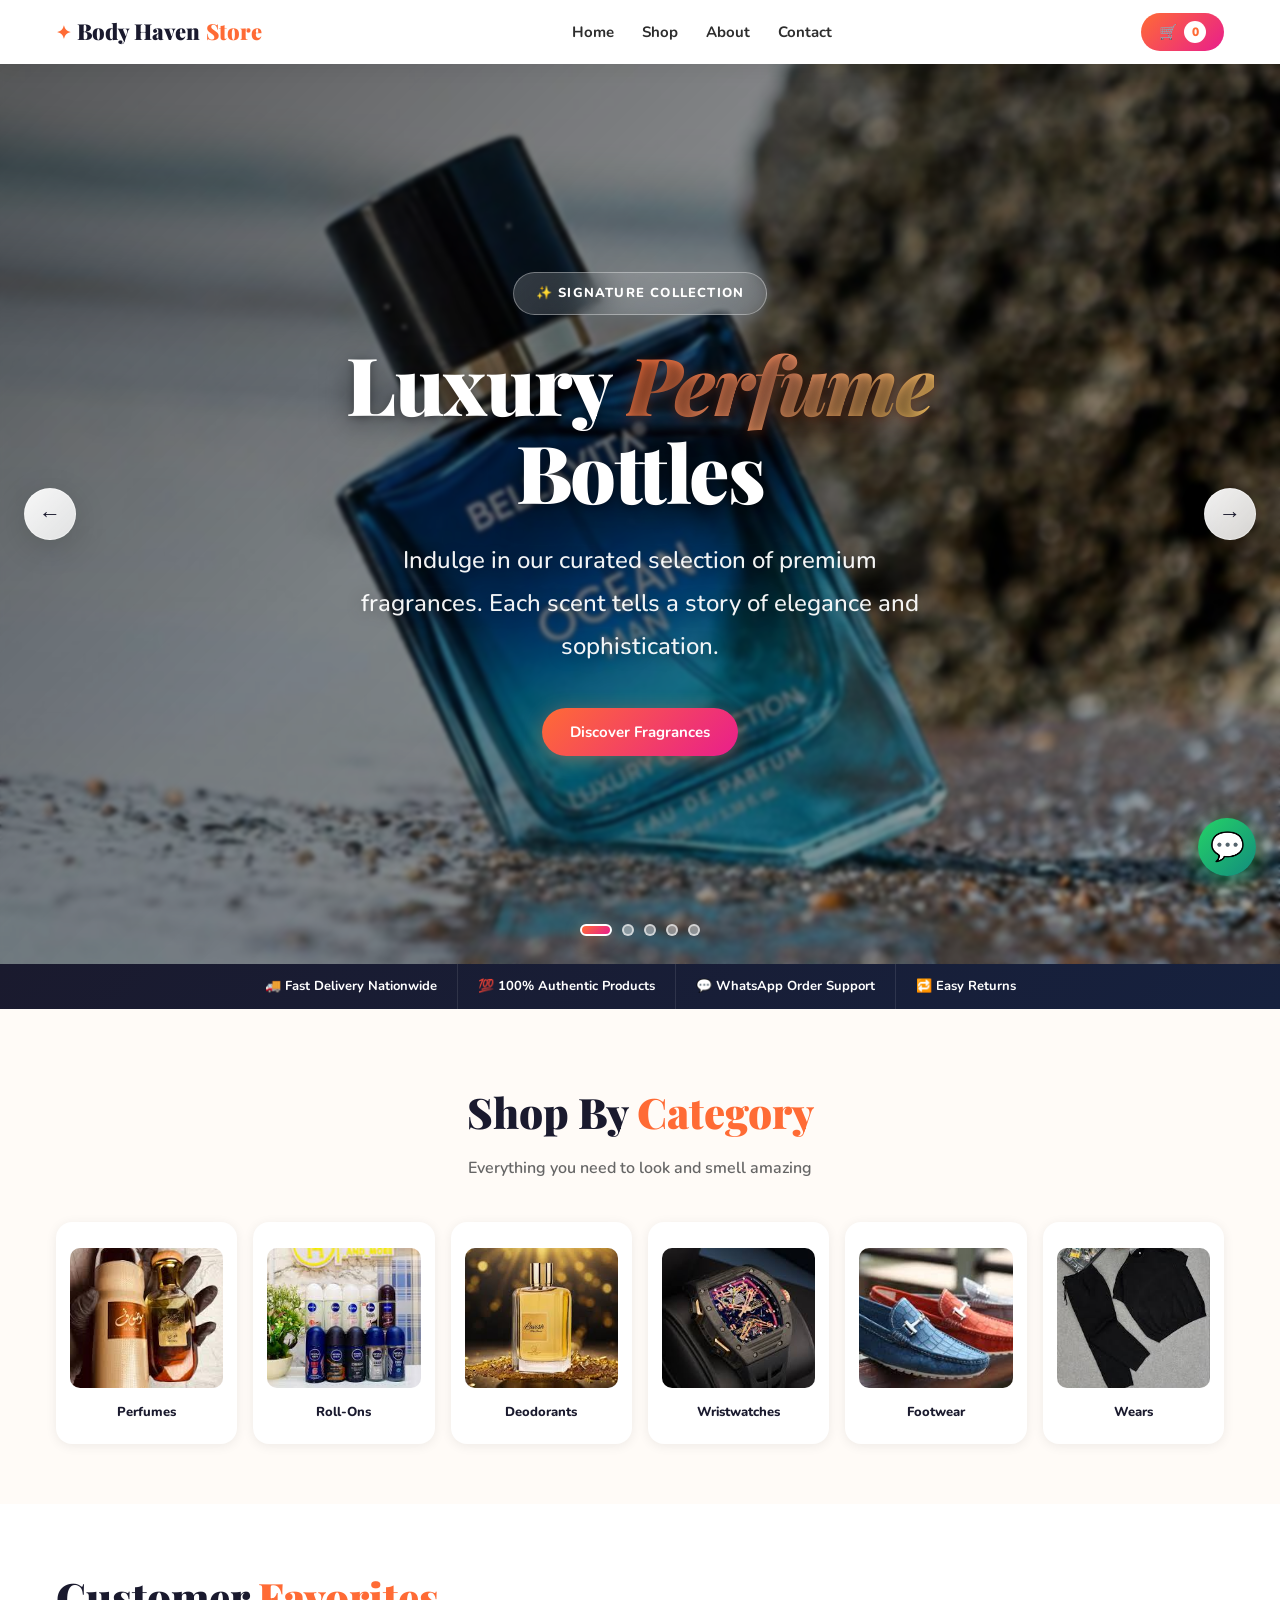
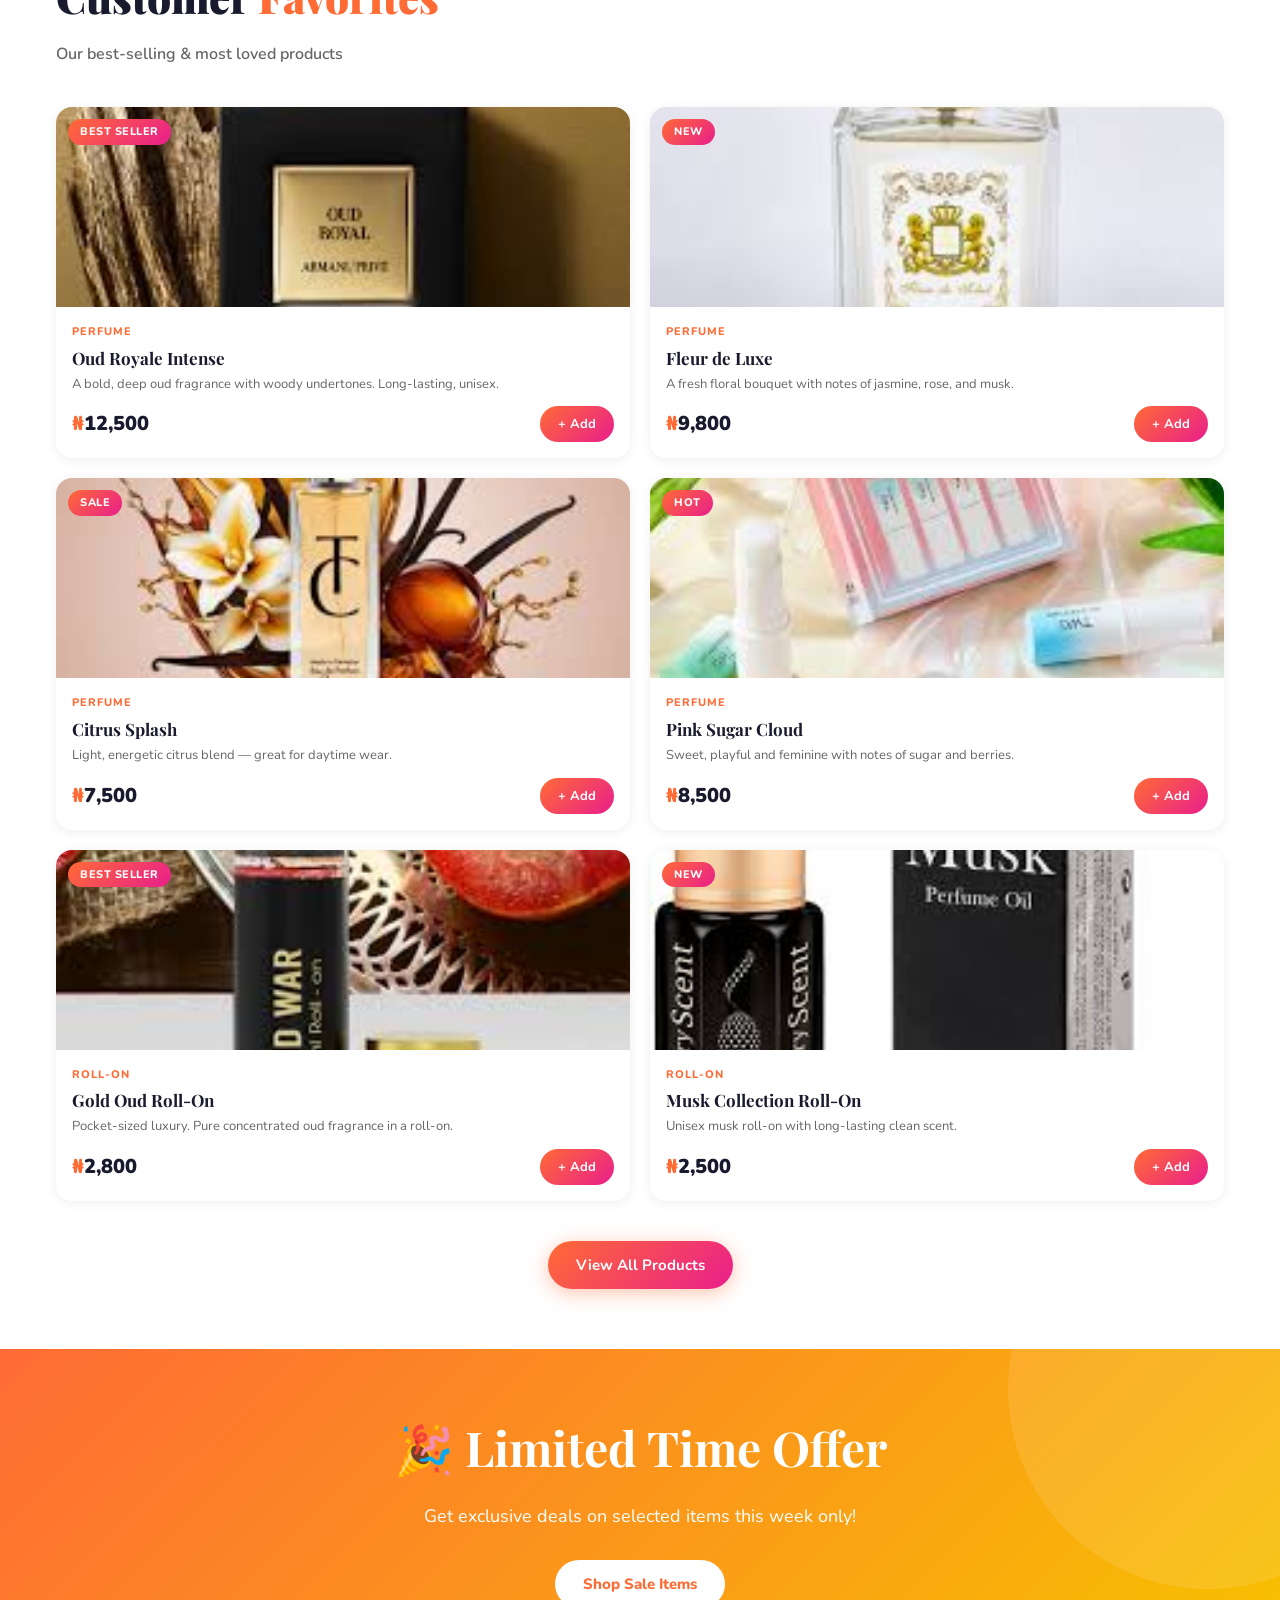
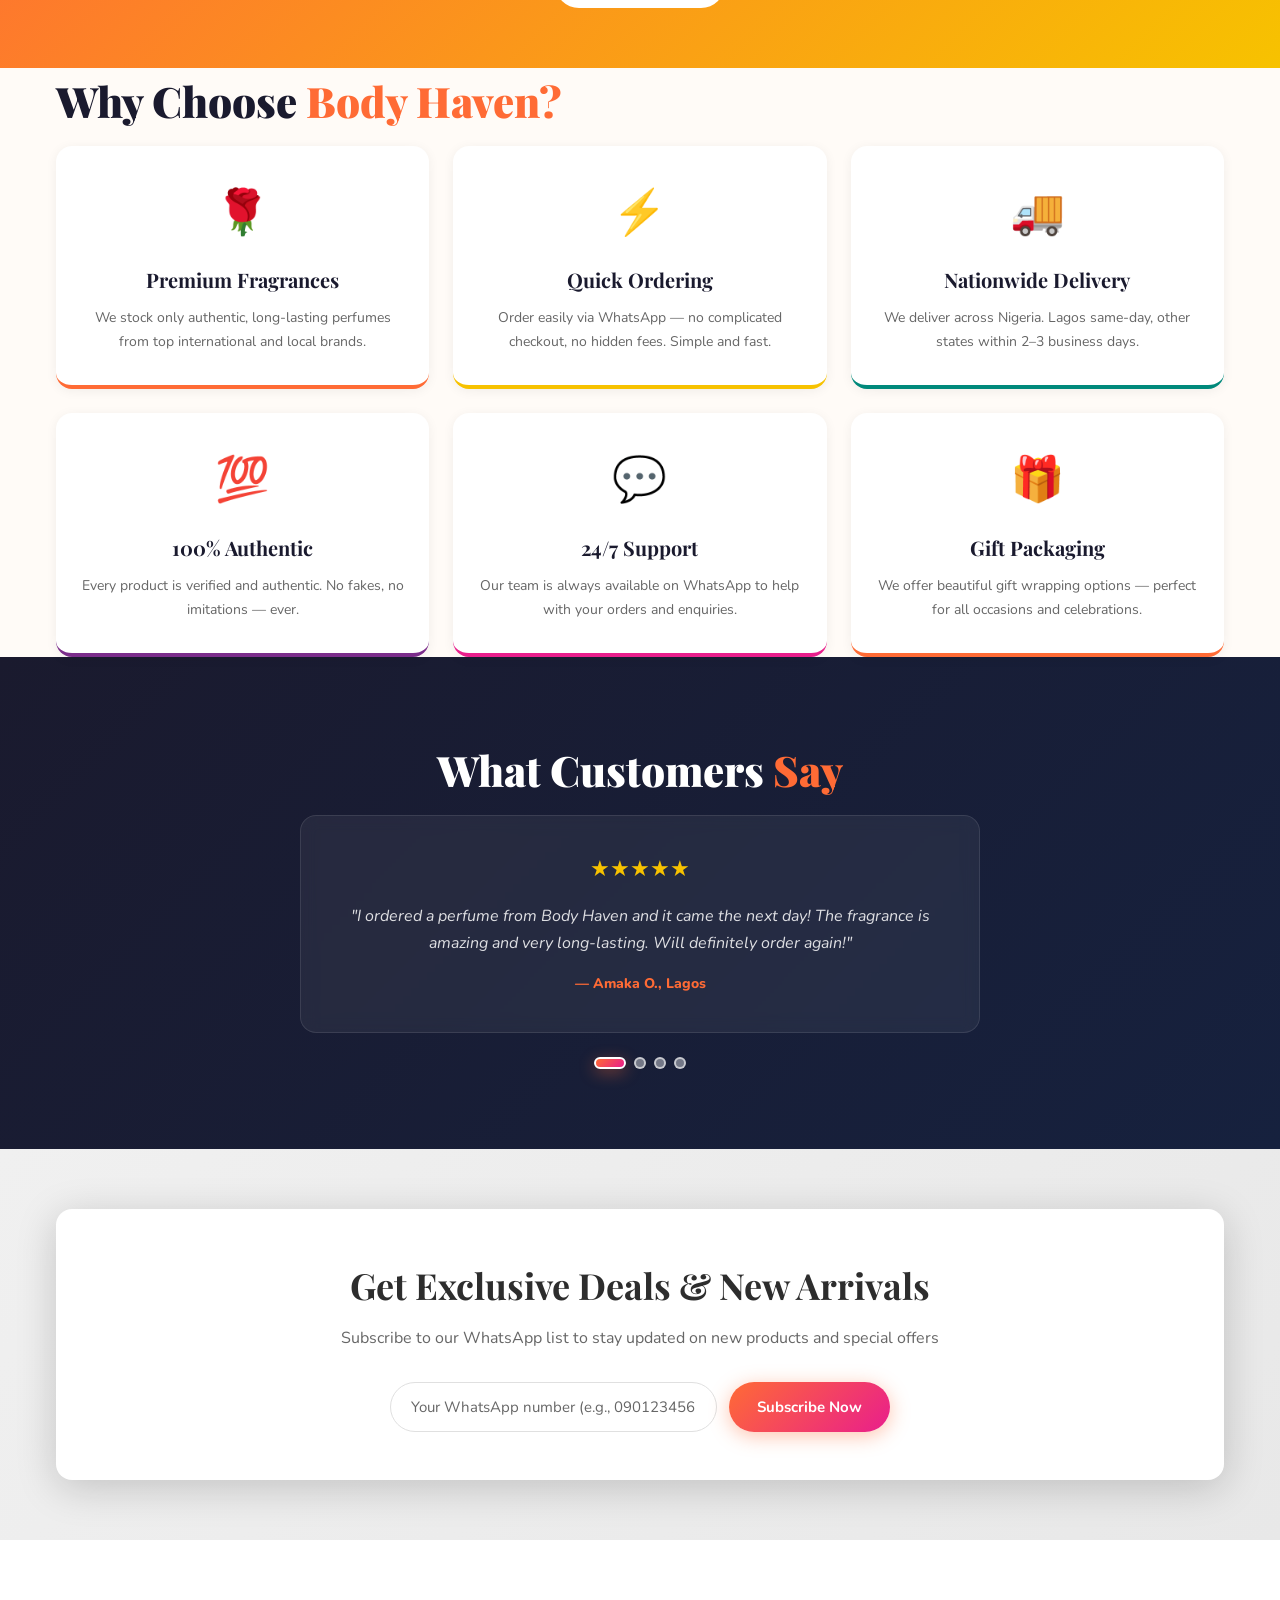
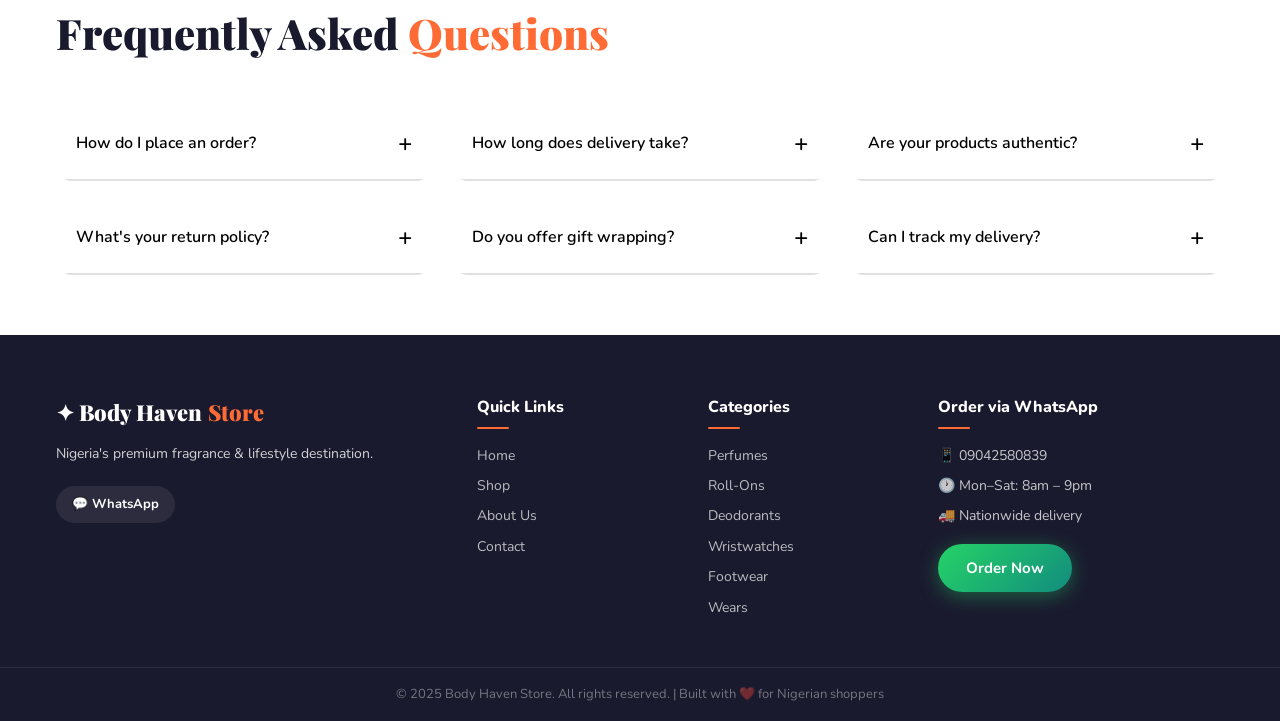
<file: index.html>
<!DOCTYPE html>
<html lang="en">
<head>
  <meta charset="UTF-8" />
  <meta name="viewport" content="width=device-width, initial-scale=1.0" />
  <title>Body Haven Store – Premium Perfumes & Lifestyle</title>
  <meta name="description" content="Body Haven Store – Nigeria's finest perfumes, roll-ons, deodorants, wristwatches, footwear and unisex fashion." />
  <link rel="stylesheet" href="style.css" />
  <link rel="preconnect" href="https://fonts.googleapis.com" />
  <link href="https://fonts.googleapis.com/css2?family=Playfair+Display:ital,wght@0,700;0,900;1,700&family=Nunito:wght@400;600;700;800&display=swap" rel="stylesheet" />
</head>
<body>

  <!-- ===== NAVBAR ===== -->
  <header class="navbar" id="navbar">
    <div class="nav-inner">
      <a href="index.html" class="logo">
        <span class="logo-icon">✦</span> Body Haven <span class="logo-accent">Store</span>
      </a>
      <nav class="nav-links" id="navLinks">
        <a href="index.html">Home</a>
        <a href="shop.html">Shop</a>
        <a href="about.html">About</a>
        <a href="contact.html">Contact</a>
      </nav>
      <div class="nav-actions">
        <button type="button" class="cart-btn" id="cartBtn" aria-label="Open cart">
          🛒 <span class="cart-count" id="cartCount">0</span>
        </button>
        <button class="hamburger" id="hamburger" aria-label="Toggle menu">
          <span></span><span></span><span></span>
        </button>
      </div>
    </div>
  </header>

  <!-- ===== HERO SLIDESHOW ===== -->
  <section class="hero" id="home">
    <div class="slideshow" id="slideshow">
      <!-- Slide 1: Luxury Perfumes -->
      <div class="slide active" style="background-image: url('assets/images/71Rt86TIqhL._AC_UF1000,1000_QL80_.jpg'); background-attachment: fixed;">
        <div class="slide-overlay"></div>
        <div class="slide-content">
          <span class="slide-badge">✨ Signature Collection</span>
          <h1>Luxury <em>Perfume</em> Bottles</h1>
          <p>Indulge in our curated selection of premium fragrances. Each scent tells a story of elegance and sophistication.</p>
          <a href="shop.html#perfume" class="btn btn-primary">Discover Fragrances</a>
        </div>
      </div>

      <!-- Slide 2: Roll-Ons & Body Care -->
      <div class="slide" style="background-image: url('assets/images/download (2).jpg'); background-attachment: fixed;">
        <div class="slide-overlay"></div>
        <div class="slide-content">
          <span class="slide-badge">💎 Daily Essentials</span>
          <h1>Roll-Ons & <em>Deodorants</em></h1>
          <p>Stay fresh, confident, and fabulous all day long with our premium body care line crafted for perfection.</p>
          <a href="shop.html#rollon" class="btn btn-primary">Shop Now</a>
        </div>
      </div>

      <!-- Slide 3: Elegant Watches -->
      <div class="slide" style="background-image: url('https://images.unsplash.com/photo-1523275335684-37898b6baf30?w=1920&q=90'); background-attachment: fixed;">
        <div class="slide-overlay"></div>
        <div class="slide-content">
          <span class="slide-badge">⏰ Timeless Style</span>
          <h1>Premium <em>Watches</em></h1>
          <p>Make every moment count with our exquisite collection of timepieces. Where luxury meets precision.</p>
          <a href="shop.html#watches" class="btn btn-primary">View Collection</a>
        </div>
      </div>

      <!-- Slide 4: Footwear -->
      <div class="slide" style="background-image: url('https://images.unsplash.com/photo-1542291026-7eec264c27ff?w=1920&q=90'); background-attachment: fixed;">
        <div class="slide-overlay"></div>
        <div class="slide-content">
          <span class="slide-badge">👟 Walk With Confidence</span>
          <h1>Step Into <em>Style</em></h1>
          <p>From casual sneakers to elegant heels, find the perfect footwear to complement your lifestyle.</p>
          <a href="shop.html#footwear" class="btn btn-primary">Browse Shoes</a>
        </div>
      </div>

      <!-- Slide 5: Fashion & Wears -->
      <div class="slide" style="background-image: url('https://images.unsplash.com/photo-1509631179647-0177331693ae?w=1920&q=90'); background-attachment: fixed;">
        <div class="slide-overlay"></div>
        <div class="slide-content">
          <span class="slide-badge">👗 Express Yourself</span>
          <h1>Fashion & <em>Wears</em></h1>
          <p>Unleash your personal style with our trendy collection of unisex and contemporary fashion pieces.</p>
          <a href="shop.html#wears" class="btn btn-primary">Shop Fashion</a>
        </div>
      </div>
    </div>

    <button class="slide-arrow slide-prev" id="slidePrev" aria-label="Previous slide">&#8592;</button>
    <button class="slide-arrow slide-next" id="slideNext" aria-label="Next slide">&#8594;</button>
    <div class="slide-dots" id="slideDots"></div>
  </section>

  <!-- ===== TRUST STRIP ===== -->
  <div class="trust-strip">
    <div class="trust-item">🚚 Fast Delivery Nationwide</div>
    <div class="trust-item">💯 100% Authentic Products</div>
    <div class="trust-item">💬 WhatsApp Order Support</div>
    <div class="trust-item">🔁 Easy Returns</div>
  </div>

  <!-- ===== FEATURED CATEGORIES ===== -->
  <section class="categories-section">
    <div class="container">
      <h2 class="section-title">Shop By <span>Category</span></h2>
      <p class="section-sub">Everything you need to look and smell amazing</p>
      <div class="categories-grid">
        <a href="shop.html#perfume" class="cat-card cat-perfume">
          <img src="assets/images/download (10).jpg" alt="Perfumes" class="cat-image"/>
          <div class="cat-label">Perfumes</div>
        </a>
        <a href="shop.html#rollon" class="cat-card cat-rollon">
          <img src="assets/images/download (2).jpg" alt="Roll-Ons" class="cat-image"/>
          <div class="cat-label">Roll-Ons</div>
        </a>
        <a href="shop.html#deodorant" class="cat-card cat-deodorant">
          <img src="assets/images/download (12).jpg" alt="Deodorants" class="cat-image"/>
          <div class="cat-label">Deodorants</div>
        </a>
        <a href="shop.html#watch" class="cat-card cat-watch">
          <img src="assets/images/download (3).jpg" alt="Wristwatches" class="cat-image"/>
          <div class="cat-label">Wristwatches</div>
        </a>
        <a href="shop.html#footwear" class="cat-card cat-footwear">
          <img src="assets/images/download (4).jpg" alt="Footwear" class="cat-image"/>
          <div class="cat-label">Footwear</div>
        </a>
        <a href="shop.html#underwear" class="cat-card cat-underwear">
          <img src="assets/images/images.jpg" alt="Wears" class="cat-image"/>
          <div class="cat-label">Wears</div>
        </a>
      </div>
    </div>
  </section>

  <!-- ===== FEATURED PRODUCTS ===== -->
  <section class="featured-section">
    <div class="container">
      <h2 class="section-title">Customer <span>Favorites</span></h2>
      <p class="section-sub">Our best-selling & most loved products</p>
      <div class="featured-grid" id="featuredGrid">
        <!-- Populated by JS -->
      </div>
      <div class="featured-cta">
        <a href="shop.html" class="btn btn-primary">View All Products</a>
      </div>
    </div>
  </section>

  <!-- ===== SPECIAL OFFER BANNER ===== -->
  <section class="special-offer">
    <h2>🎉 Limited Time Offer</h2>
    <p>Get exclusive deals on selected items this week only!</p>
    <a href="shop.html" class="btn btn-white">Shop Sale Items</a>
  </section>
    <div class="container">
      <h2 class="section-title">Why Choose <span>Body Haven?</span></h2>
      <div class="why-grid">
        <div class="why-card">
          <div class="why-icon">🌹</div>
          <h3>Premium Fragrances</h3>
          <p>We stock only authentic, long-lasting perfumes from top international and local brands.</p>
        </div>
        <div class="why-card">
          <div class="why-icon">⚡</div>
          <h3>Quick Ordering</h3>
          <p>Order easily via WhatsApp — no complicated checkout, no hidden fees. Simple and fast.</p>
        </div>
        <div class="why-card">
          <div class="why-icon">🚚</div>
          <h3>Nationwide Delivery</h3>
          <p>We deliver across Nigeria. Lagos same-day, other states within 2–3 business days.</p>
        </div>
        <div class="why-card">
          <div class="why-icon">💯</div>
          <h3>100% Authentic</h3>
          <p>Every product is verified and authentic. No fakes, no imitations — ever.</p>
        </div>
        <div class="why-card">
          <div class="why-icon">💬</div>
          <h3>24/7 Support</h3>
          <p>Our team is always available on WhatsApp to help with your orders and enquiries.</p>
        </div>
        <div class="why-card">
          <div class="why-icon">🎁</div>
          <h3>Gift Packaging</h3>
          <p>We offer beautiful gift wrapping options — perfect for all occasions and celebrations.</p>
        </div>
      </div>
    </div>
  </section>

  <!-- ===== TESTIMONIALS ===== -->
  <section class="testimonials-section">
    <div class="container">
      <h2 class="section-title">What Customers <span>Say</span></h2>
      <div class="testimonials-slider" id="testimonialsSlider">
        <div class="testimonial-card active">
          <div class="stars">★★★★★</div>
          <p>"I ordered a perfume from Body Haven and it came the next day! The fragrance is amazing and very long-lasting. Will definitely order again!"</p>
          <div class="customer">— Amaka O., Lagos</div>
        </div>
        <div class="testimonial-card">
          <div class="stars">★★★★★</div>
          <p>"Best online perfume store I've found in Nigeria. Their WhatsApp ordering is so easy and the customer service is top notch!"</p>
          <div class="customer">— Chukwuemeka B., Abuja</div>
        </div>
        <div class="testimonial-card">
          <div class="stars">★★★★☆</div>
          <p>"Bought a wristwatch and a roll-on combo. Everything was packaged beautifully and smelled incredible. My wife was so happy!"</p>
          <div class="customer">— Ibrahim K., Kano</div>
        </div>
        <div class="testimonial-card">
          <div class="stars">★★★★★</div>
          <p>"Genuine products, fast delivery, and great prices. Body Haven is now my go-to store for all my fragrance needs!"</p>
          <div class="customer">— Ngozi A., Port Harcourt</div>
        </div>
      </div>
      <div class="testi-dots" id="testiDots"></div>
    </div>
  </section>

  <!-- ===== NEWSLETTER SIGNUP ===== -->
  <section class="newsletter-section">
    <div class="container">
      <div class="newsletter-box">
        <h2>Get Exclusive Deals & New Arrivals</h2>
        <p>Subscribe to our WhatsApp list to stay updated on new products and special offers</p>
        <div class="newsletter-form">
          <input type="tel" id="newsletterPhone" placeholder="Your WhatsApp number (e.g., 09012345678)" />
          <button class="btn btn-primary" onclick="subscribeNewsletter()">Subscribe Now</button>
        </div>
      </div>
    </div>
  </section>

  <!-- ===== FAQs SECTION ===== -->
  <section class="faq-section">
    <div class="container">
      <h2 class="section-title">Frequently Asked <span>Questions</span></h2>
      <div class="faq-grid">
        <div class="faq-item">
          <button class="faq-question" onclick="toggleFAQ(this)">
            <span>How do I place an order?</span>
            <span>+</span>
          </button>
          <div class="faq-answer">
            <p>Simply browse our products, select what you want, and chat with us on WhatsApp at <strong>09042580839</strong> to confirm your order. We'll provide payment details and arrange delivery.</p>
          </div>
        </div>
        
        <div class="faq-item">
          <button class="faq-question" onclick="toggleFAQ(this)">
            <span>How long does delivery take?</span>
            <span>+</span>
          </button>
          <div class="faq-answer">
            <p>Lagos orders are delivered the same day or next day. Other states typically take 2-3 business days, depending on location.</p>
          </div>
        </div>

        <div class="faq-item">
          <button class="faq-question" onclick="toggleFAQ(this)">
            <span>Are your products authentic?</span>
            <span>+</span>
          </button>
          <div class="faq-answer">
            <p>Yes, 100% authentic. All our products are sourced from authorized distributors and verified before sale. We guarantee authenticity on every purchase.</p>
          </div>
        </div>

        <div class="faq-item">
          <button class="faq-question" onclick="toggleFAQ(this)">
            <span>What's your return policy?</span>
            <span>+</span>
          </button>
          <div class="faq-answer">
            <p>We offer easy returns within 7 days if you change your mind or the product is damaged on arrival. Contact our WhatsApp support team for assistance.</p>
          </div>
        </div>

        <div class="faq-item">
          <button class="faq-question" onclick="toggleFAQ(this)">
            <span>Do you offer gift wrapping?</span>
            <span>+</span>
          </button>
          <div class="faq-answer">
            <p>Yes! We offer beautiful gift wrapping for all occasions at an additional small fee. Mention it when placing your order via WhatsApp.</p>
          </div>
        </div>

        <div class="faq-item">
          <button class="faq-question" onclick="toggleFAQ(this)">
            <span>Can I track my delivery?</span>
            <span>+</span>
          </button>
          <div class="faq-answer">
            <p>Yes. Once your order is confirmed, we'll keep you updated on WhatsApp with estimated delivery times and tracking information.</p>
          </div>
        </div>
      </div>
    </div>
  </section>

  <!-- ===== FOOTER ===== -->
  <footer class="footer">
    <div class="footer-inner">
      <div class="footer-brand">
        <div class="logo">✦ Body Haven <span class="logo-accent">Store</span></div>
        <p>Nigeria's premium fragrance & lifestyle destination.</p>
        <div class="social-links">
          <a href="https://wa.me/2349042580839" target="_blank" class="social-btn">💬 WhatsApp</a>
        </div>
      </div>
      <div class="footer-links">
        <h4>Quick Links</h4>
        <a href="index.html">Home</a>
        <a href="shop.html">Shop</a>
        <a href="about.html">About Us</a>
        <a href="contact.html">Contact</a>
      </div>
      <div class="footer-links">
        <h4>Categories</h4>
        <a href="shop.html#perfume">Perfumes</a>
        <a href="shop.html#rollon">Roll-Ons</a>
        <a href="shop.html#deodorant">Deodorants</a>
        <a href="shop.html#watch">Wristwatches</a>
        <a href="shop.html#footwear">Footwear</a>
        <a href="shop.html#underwear">Wears</a>
      </div>
      <div class="footer-contact">
        <h4>Order via WhatsApp</h4>
        <p>📱 09042580839</p>
        <p>🕐 Mon–Sat: 8am – 9pm</p>
        <p>🚚 Nationwide delivery</p>
        <a href="https://wa.me/2349042580839" target="_blank" class="btn btn-whatsapp mt-8">Order Now</a>
      </div>
    </div>
    <div class="footer-bottom">
      <p>© 2025 Body Haven Store. All rights reserved. | Built with ❤️ for Nigerian shoppers</p>
    </div>
  </footer>

  <!-- ===== CART SIDEBAR ===== -->
  <div class="cart-overlay" id="cartOverlay" onclick="closeCart()"></div>
  <aside class="cart-sidebar" id="cartSidebar">
    <div class="cart-header">
      <h2>🛒 Your Cart</h2>
      <button class="close-cart" onclick="closeCart()">✕</button>
    </div>
    <div class="cart-items" id="cartItems">
      <div class="cart-empty" id="cartEmpty">
        <div class="empty-icon">🛒</div>
        <p>Your cart is empty</p>
        <a href="shop.html" onclick="closeCart()">Start shopping</a>
      </div>
    </div>
    <div class="cart-footer" id="cartFooter" style="display:none">
      <div class="cart-total">
        <span>Total:</span>
        <span id="cartTotal">₦0</span>
      </div>
      <button class="btn btn-whatsapp btn-full" onclick="checkoutWhatsApp()">
        Checkout via WhatsApp 💬
      </button>
      <button class="btn btn-outline btn-full mt-8" onclick="clearCart()">Clear Cart</button>
    </div>
  </aside>

  <!-- ===== PRODUCT MODAL ===== -->
  <div class="modal-overlay" id="modalOverlay" onclick="closeModal()"></div>
  <div class="product-modal" id="productModal">
    <button class="close-modal" onclick="closeModal()">✕</button>
    <div class="modal-content" id="modalContent"></div>
  </div>

  <!-- ===== TOAST ===== -->
  <div class="toast" id="toast"></div>

  <!-- ===== FLOATING WHATSAPP ===== -->
  <a href="https://wa.me/2349042580839?text=Hello%20Body%20Haven%2C%20I%20want%20to%20place%20an%20order" class="float-wa" target="_blank" aria-label="Chat on WhatsApp">
    💬
  </a>

  <script src="app.js"></script>
</body>
</html>
</file>
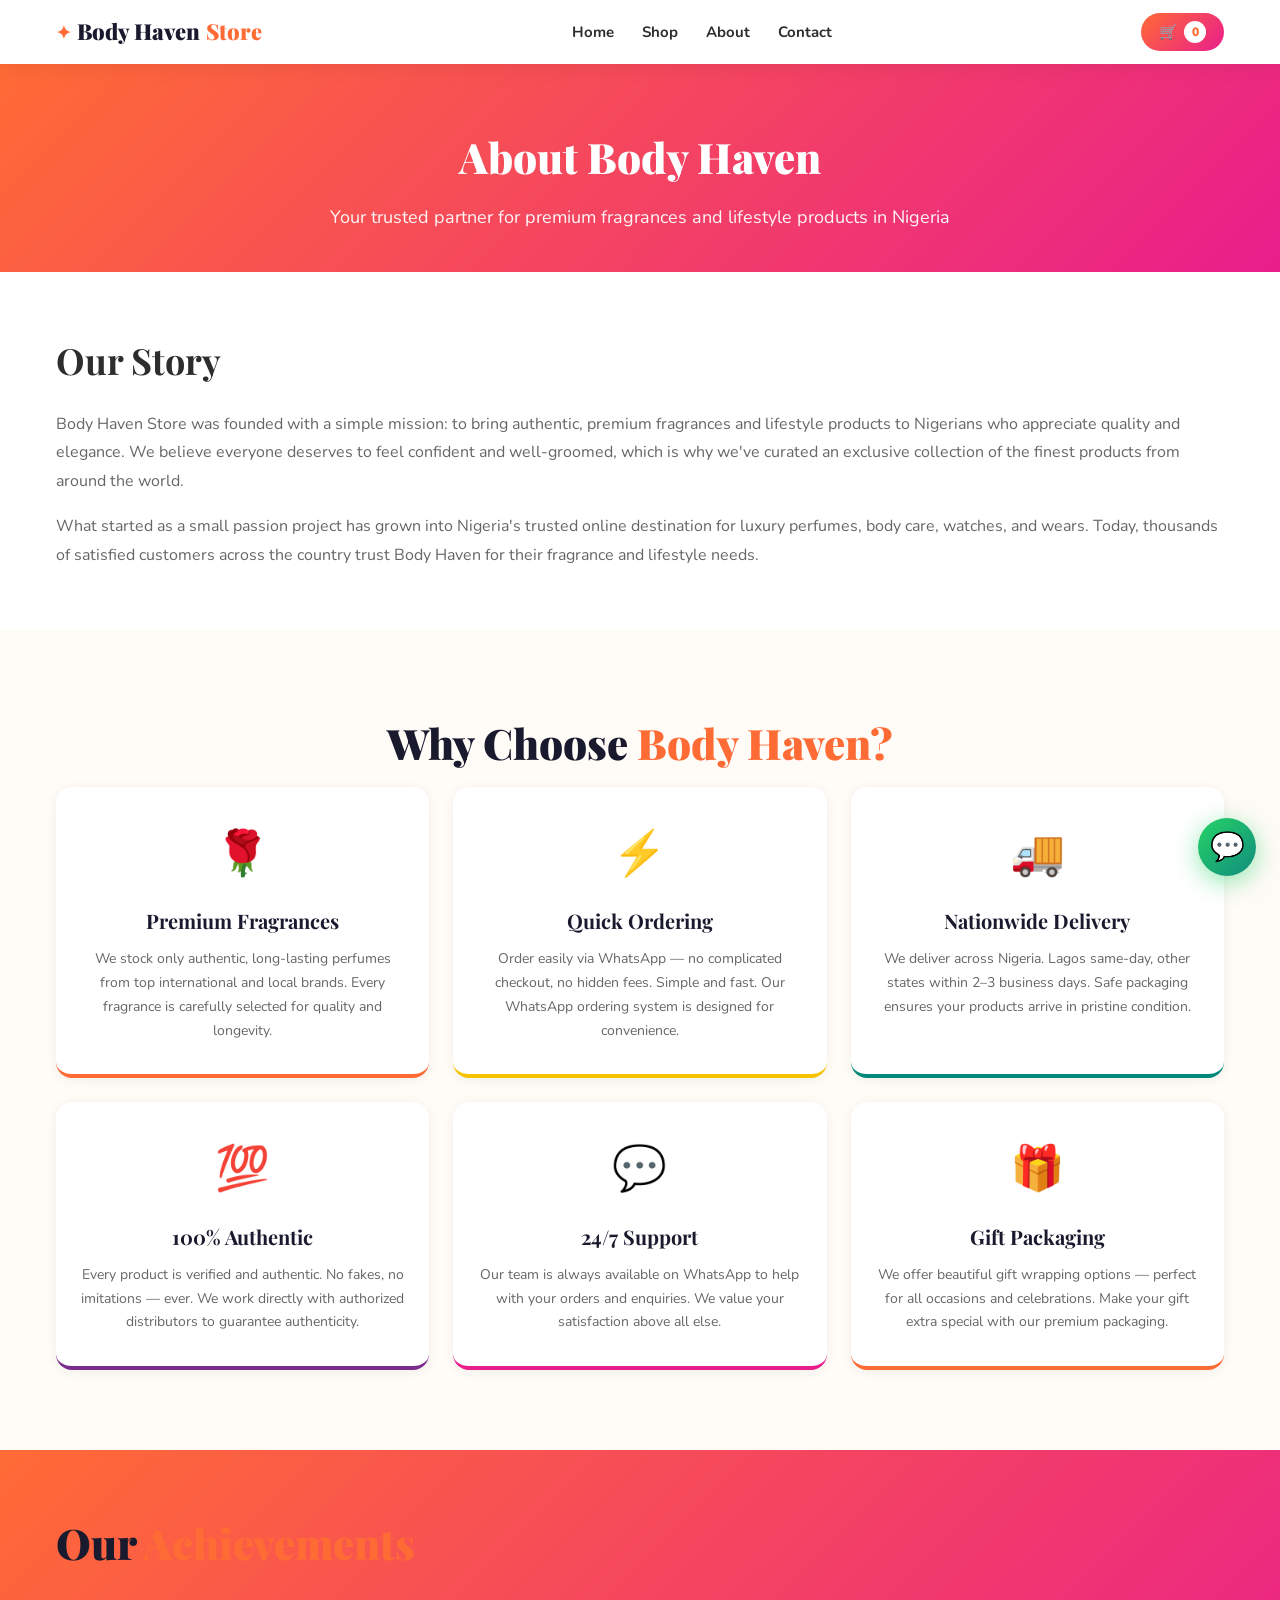
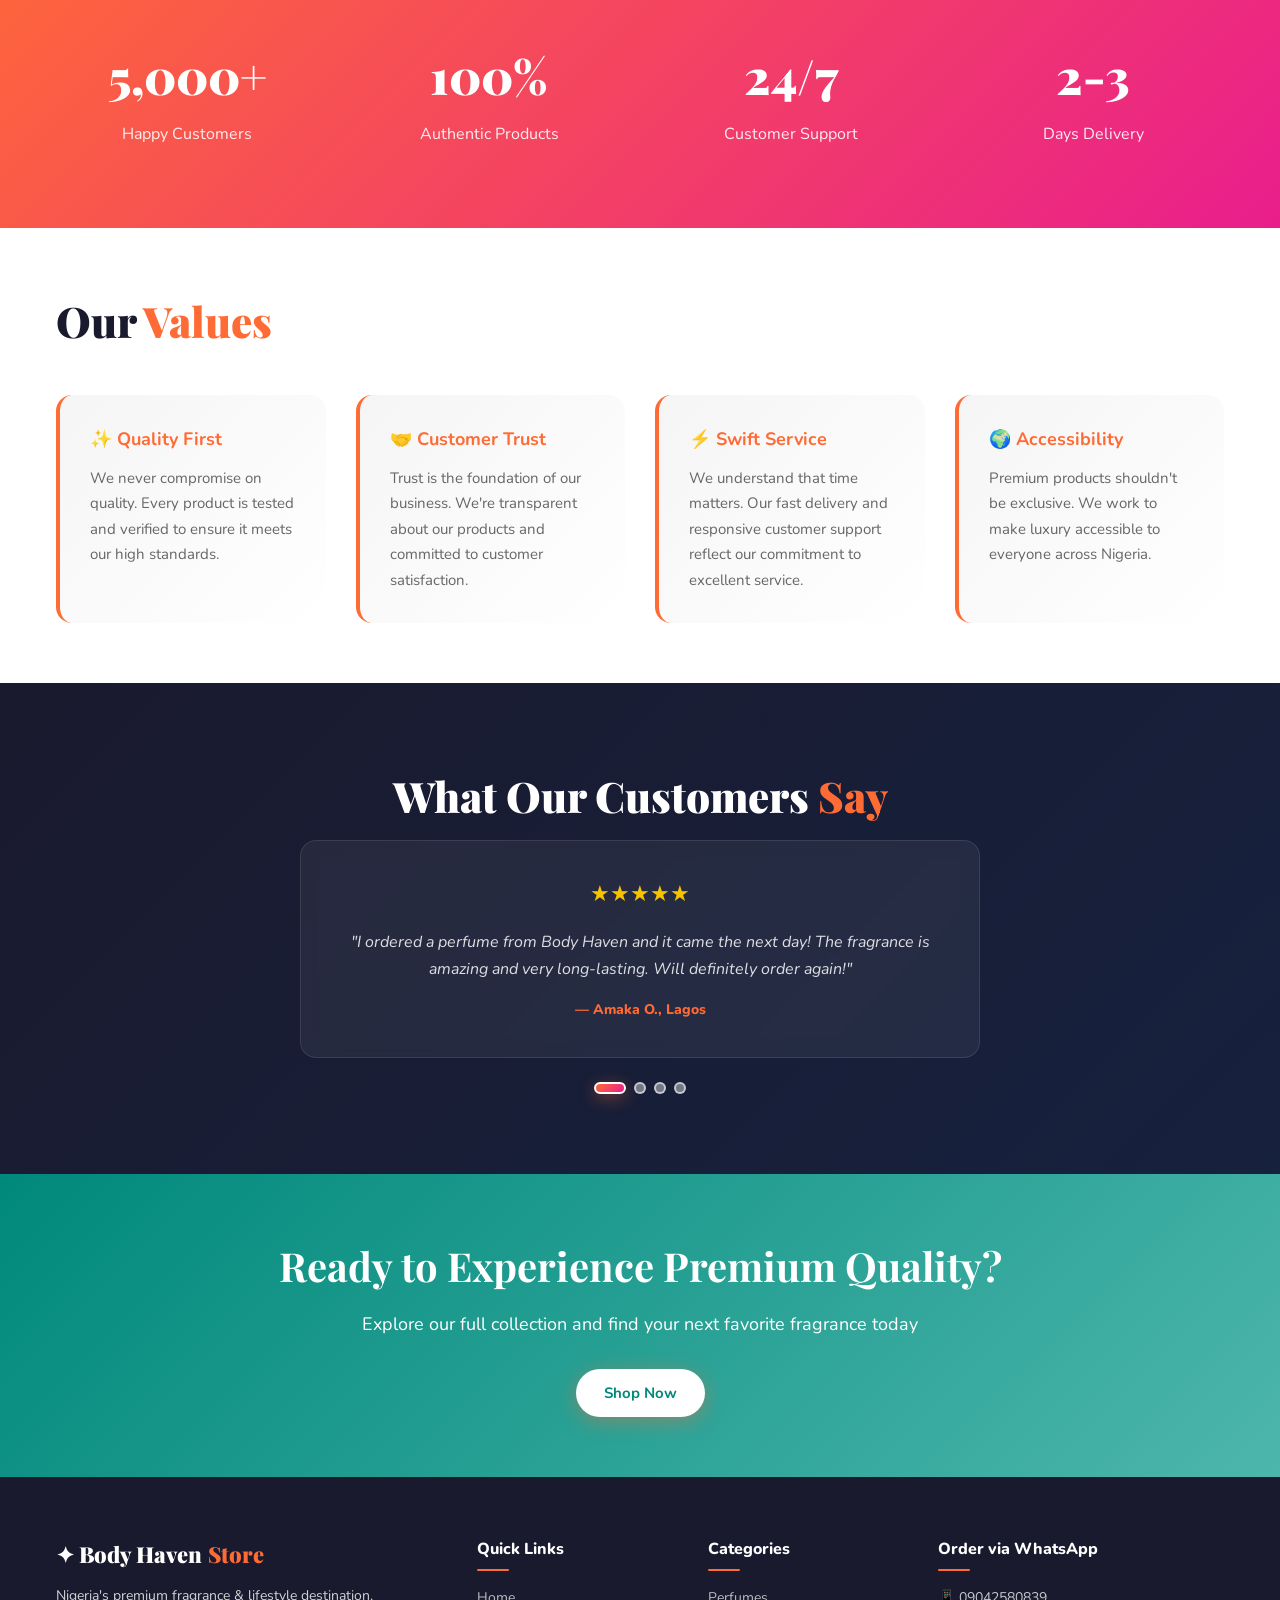
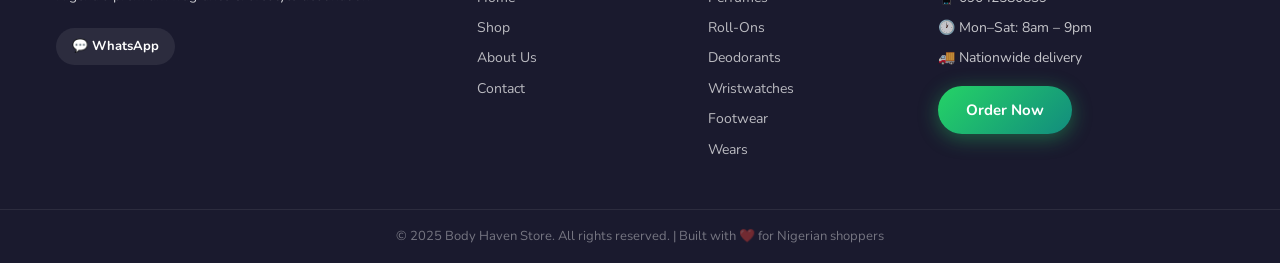
<file: about.html>
<!DOCTYPE html>
<html lang="en">
<head>
  <meta charset="UTF-8" />
  <meta name="viewport" content="width=device-width, initial-scale=1.0" />
  <title>About Body Haven Store</title>
  <meta name="description" content="Learn about Body Haven Store and why we're Nigeria's leading premium fragrance & lifestyle destination." />
  <link rel="stylesheet" href="style.css" />
  <link rel="preconnect" href="https://fonts.googleapis.com" />
  <link href="https://fonts.googleapis.com/css2?family=Playfair+Display:ital,wght@0,700;0,900;1,700&family=Nunito:wght@400;600;700;800&display=swap" rel="stylesheet" />
</head>
<body>

  <!-- ===== NAVBAR ===== -->
  <header class="navbar" id="navbar">
    <div class="nav-inner">
      <a href="index.html" class="logo">
        <span class="logo-icon">✦</span> Body Haven <span class="logo-accent">Store</span>
      </a>
      <nav class="nav-links" id="navLinks">
        <a href="index.html">Home</a>
        <a href="shop.html">Shop</a>
        <a href="about.html">About</a>
        <a href="contact.html">Contact</a>
      </nav>
      <div class="nav-actions">
        <button type="button" class="cart-btn" id="cartBtn" aria-label="Open cart">
          🛒 <span class="cart-count" id="cartCount">0</span>
        </button>
        <button class="hamburger" id="hamburger" aria-label="Toggle menu">
          <span></span><span></span><span></span>
        </button>
      </div>
    </div>
  </header>

  <!-- ===== PAGE HEADER ===== -->
  <section class="page-header">
    <div class="container">
      <h1>About Body Haven</h1>
      <p>Your trusted partner for premium fragrances and lifestyle products in Nigeria</p>
    </div>
  </section>

  <!-- ===== ABOUT HERO ===== -->
  <section class="about-hero">
    <div class="container">
      <div class="about-content">
        <h2>Our Story</h2>
        <p>Body Haven Store was founded with a simple mission: to bring authentic, premium fragrances and lifestyle products to Nigerians who appreciate quality and elegance. We believe everyone deserves to feel confident and well-groomed, which is why we've curated an exclusive collection of the finest products from around the world.</p>
        <p>What started as a small passion project has grown into Nigeria's trusted online destination for luxury perfumes, body care, watches, and wears. Today, thousands of satisfied customers across the country trust Body Haven for their fragrance and lifestyle needs.</p>
      </div>
    </div>
  </section>

  <!-- ===== WHY CHOOSE US ===== -->
  <section class="why-section">
    <div class="container">
      <h2 class="section-title">Why Choose <span>Body Haven?</span></h2>
      <div class="why-grid">
        <div class="why-card">
          <div class="why-icon">🌹</div>
          <h3>Premium Fragrances</h3>
          <p>We stock only authentic, long-lasting perfumes from top international and local brands. Every fragrance is carefully selected for quality and longevity.</p>
        </div>
        <div class="why-card">
          <div class="why-icon">⚡</div>
          <h3>Quick Ordering</h3>
          <p>Order easily via WhatsApp — no complicated checkout, no hidden fees. Simple and fast. Our WhatsApp ordering system is designed for convenience.</p>
        </div>
        <div class="why-card">
          <div class="why-icon">🚚</div>
          <h3>Nationwide Delivery</h3>
          <p>We deliver across Nigeria. Lagos same-day, other states within 2–3 business days. Safe packaging ensures your products arrive in pristine condition.</p>
        </div>
        <div class="why-card">
          <div class="why-icon">💯</div>
          <h3>100% Authentic</h3>
          <p>Every product is verified and authentic. No fakes, no imitations — ever. We work directly with authorized distributors to guarantee authenticity.</p>
        </div>
        <div class="why-card">
          <div class="why-icon">💬</div>
          <h3>24/7 Support</h3>
          <p>Our team is always available on WhatsApp to help with your orders and enquiries. We value your satisfaction above all else.</p>
        </div>
        <div class="why-card">
          <div class="why-icon">🎁</div>
          <h3>Gift Packaging</h3>
          <p>We offer beautiful gift wrapping options — perfect for all occasions and celebrations. Make your gift extra special with our premium packaging.</p>
        </div>
      </div>
    </div>
  </section>

  <!-- ===== ACHIEVEMENTS ===== -->
  <section class="achievements-section">
    <div class="container">
      <h2 class="section-title">Our <span>Achievements</span></h2>
      <div class="achievements-grid">
        <div class="achievement-card">
          <div class="achievement-number">5,000+</div>
          <div class="achievement-label">Happy Customers</div>
        </div>
        <div class="achievement-card">
          <div class="achievement-number">100%</div>
          <div class="achievement-label">Authentic Products</div>
        </div>
        <div class="achievement-card">
          <div class="achievement-number">24/7</div>
          <div class="achievement-label">Customer Support</div>
        </div>
        <div class="achievement-card">
          <div class="achievement-number">2-3</div>
          <div class="achievement-label">Days Delivery</div>
        </div>
      </div>
    </div>
  </section>

  <!-- ===== OUR VALUES ===== -->
  <section class="values-section">
    <div class="container">
      <h2 class="section-title">Our <span>Values</span></h2>
      <div class="values-grid">
        <div class="value-card">
          <h3>✨ Quality First</h3>
          <p>We never compromise on quality. Every product is tested and verified to ensure it meets our high standards.</p>
        </div>
        <div class="value-card">
          <h3>🤝 Customer Trust</h3>
          <p>Trust is the foundation of our business. We're transparent about our products and committed to customer satisfaction.</p>
        </div>
        <div class="value-card">
          <h3>⚡ Swift Service</h3>
          <p>We understand that time matters. Our fast delivery and responsive customer support reflect our commitment to excellent service.</p>
        </div>
        <div class="value-card">
          <h3>🌍 Accessibility</h3>
          <p>Premium products shouldn't be exclusive. We work to make luxury accessible to everyone across Nigeria.</p>
        </div>
      </div>
    </div>
  </section>

  <!-- ===== TESTIMONIALS ===== -->
  <section class="testimonials-section">
    <div class="container">
      <h2 class="section-title">What Our Customers <span>Say</span></h2>
      <div class="testimonials-slider" id="testimonialsSlider">
        <div class="testimonial-card active">
          <div class="stars">★★★★★</div>
          <p>"I ordered a perfume from Body Haven and it came the next day! The fragrance is amazing and very long-lasting. Will definitely order again!"</p>
          <div class="customer">— Amaka O., Lagos</div>
        </div>
        <div class="testimonial-card">
          <div class="stars">★★★★★</div>
          <p>"Best online perfume store I've found in Nigeria. Their WhatsApp ordering is so easy and the customer service is top notch!"</p>
          <div class="customer">— Chukwuemeka B., Abuja</div>
        </div>
        <div class="testimonial-card">
          <div class="stars">★★★★☆</div>
          <p>"Bought a wristwatch and a roll-on combo. Everything was packaged beautifully and smelled incredible. My wife was so happy!"</p>
          <div class="customer">— Ibrahim K., Kano</div>
        </div>
        <div class="testimonial-card">
          <div class="stars">★★★★★</div>
          <p>"Genuine products, fast delivery, and great prices. Body Haven is now my go-to store for all my fragrance needs!"</p>
          <div class="customer">— Ngozi A., Port Harcourt</div>
        </div>
      </div>
      <div class="testi-dots" id="testiDots"></div>
    </div>
  </section>

  <!-- ===== CTA SECTION ===== -->
  <section class="cta-section">
    <div class="container">
      <h2>Ready to Experience Premium Quality?</h2>
      <p>Explore our full collection and find your next favorite fragrance today</p>
      <a href="shop.html" class="btn btn-primary">Shop Now</a>
    </div>
  </section>

  <!-- ===== FOOTER ===== -->
  <footer class="footer">
    <div class="footer-inner">
      <div class="footer-brand">
        <div class="logo">✦ Body Haven <span class="logo-accent">Store</span></div>
        <p>Nigeria's premium fragrance & lifestyle destination.</p>
        <div class="social-links">
          <a href="https://wa.me/2349042580839" target="_blank" class="social-btn">💬 WhatsApp</a>
        </div>
      </div>
      <div class="footer-links">
        <h4>Quick Links</h4>
        <a href="index.html">Home</a>
        <a href="shop.html">Shop</a>
        <a href="about.html">About Us</a>
        <a href="contact.html">Contact</a>
      </div>
      <div class="footer-links">
        <h4>Categories</h4>
        <a href="shop.html#perfume">Perfumes</a>
        <a href="shop.html#rollon">Roll-Ons</a>
        <a href="shop.html#deodorant">Deodorants</a>
        <a href="shop.html#watch">Wristwatches</a>
        <a href="shop.html#footwear">Footwear</a>
        <a href="shop.html#underwear">Wears</a>
      </div>
      <div class="footer-contact">
        <h4>Order via WhatsApp</h4>
        <p>📱 09042580839</p>
        <p>🕐 Mon–Sat: 8am – 9pm</p>
        <p>🚚 Nationwide delivery</p>
        <a href="https://wa.me/2349042580839" target="_blank" class="btn btn-whatsapp mt-8">Order Now</a>
      </div>
    </div>
    <div class="footer-bottom">
      <p>© 2025 Body Haven Store. All rights reserved. | Built with ❤️ for Nigerian shoppers</p>
    </div>
  </footer>

  <!-- ===== CART SIDEBAR ===== -->
  <div class="cart-overlay" id="cartOverlay" onclick="closeCart()"></div>
  <aside class="cart-sidebar" id="cartSidebar">
    <div class="cart-header">
      <h2>🛒 Your Cart</h2>
      <button class="close-cart" onclick="closeCart()">✕</button>
    </div>
    <div class="cart-items" id="cartItems">
      <div class="cart-empty" id="cartEmpty">
        <div class="empty-icon">🛒</div>
        <p>Your cart is empty</p>
        <a href="shop.html" onclick="closeCart()">Start shopping</a>
      </div>
    </div>
    <div class="cart-footer" id="cartFooter" style="display:none">
      <div class="cart-total">
        <span>Total:</span>
        <span id="cartTotal">₦0</span>
      </div>
      <button class="btn btn-whatsapp btn-full" onclick="checkoutWhatsApp()">
        Checkout via WhatsApp 💬
      </button>
      <button class="btn btn-outline btn-full mt-8" onclick="clearCart()">Clear Cart</button>
    </div>
  </aside>

  <!-- ===== PRODUCT MODAL ===== -->
  <div class="modal-overlay" id="modalOverlay" onclick="closeModal()"></div>
  <div class="product-modal" id="productModal">
    <button class="close-modal" onclick="closeModal()">✕</button>
    <div class="modal-content" id="modalContent"></div>
  </div>

  <!-- ===== TOAST ===== -->
  <div class="toast" id="toast"></div>

  <!-- ===== FLOATING WHATSAPP ===== -->
  <a href="https://wa.me/2349042580839?text=Hello%20Body%20Haven%2C%20I%20want%20to%20place%20an%20order" class="float-wa" target="_blank" aria-label="Chat on WhatsApp">
    💬
  </a>

  <script src="app.js"></script>
</body>
</html>
</file>
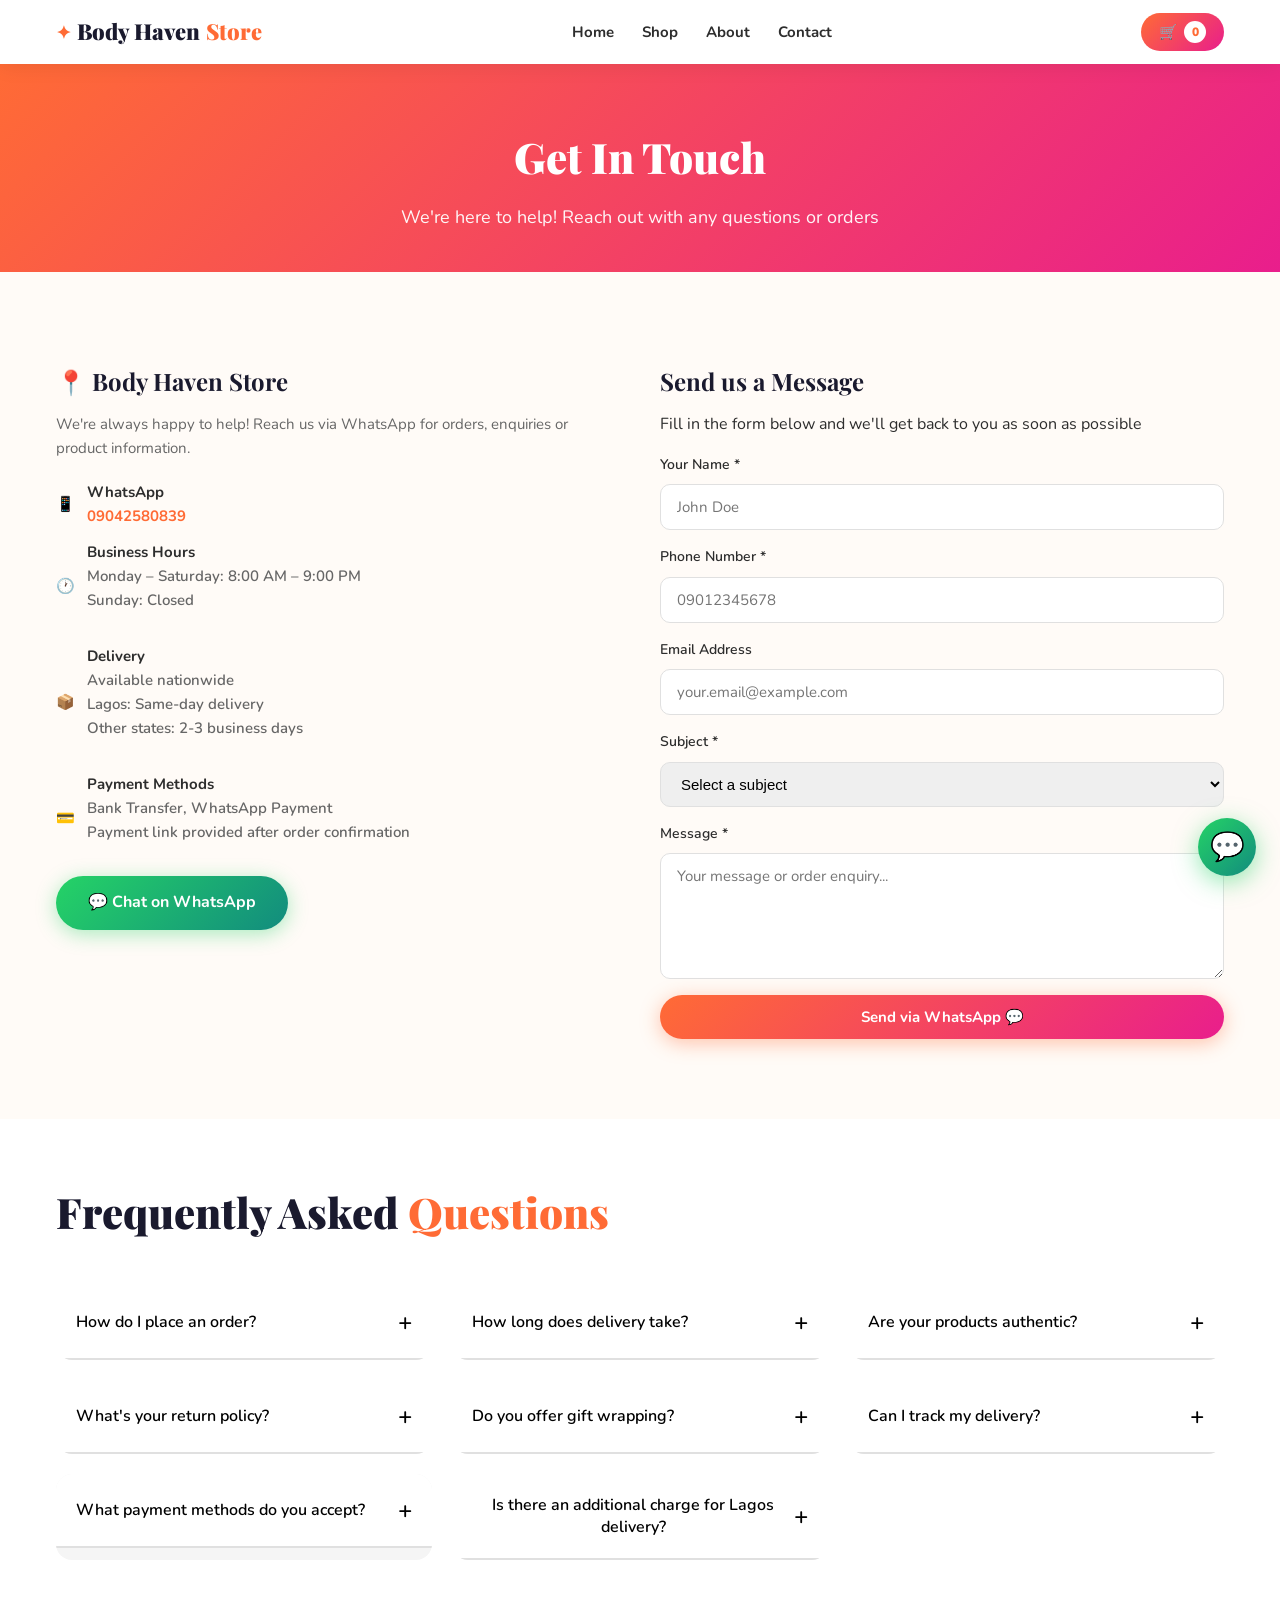
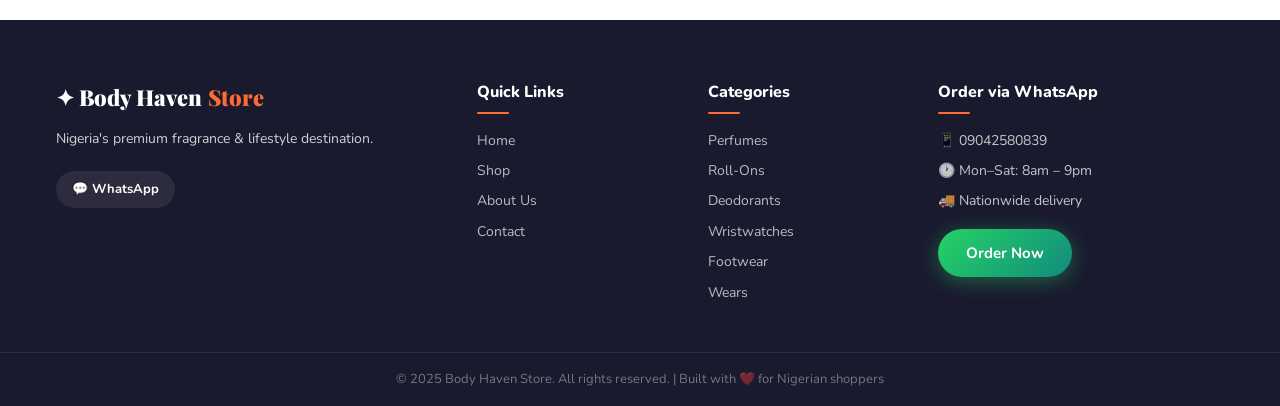
<file: contact.html>
<!DOCTYPE html>
<html lang="en">
<head>
  <meta charset="UTF-8" />
  <meta name="viewport" content="width=device-width, initial-scale=1.0" />
  <title>Contact Body Haven Store</title>
  <meta name="description" content="Get in touch with Body Haven Store. We're here to help with orders, enquiries, and support." />
  <link rel="stylesheet" href="style.css" />
  <link rel="preconnect" href="https://fonts.googleapis.com" />
  <link href="https://fonts.googleapis.com/css2?family=Playfair+Display:ital,wght@0,700;0,900;1,700&family=Nunito:wght@400;600;700;800&display=swap" rel="stylesheet" />
</head>
<body>

  <!-- ===== NAVBAR ===== -->
  <header class="navbar" id="navbar">
    <div class="nav-inner">
      <a href="index.html" class="logo">
        <span class="logo-icon">✦</span> Body Haven <span class="logo-accent">Store</span>
      </a>
      <nav class="nav-links" id="navLinks">
        <a href="index.html">Home</a>
        <a href="shop.html">Shop</a>
        <a href="about.html">About</a>
        <a href="contact.html">Contact</a>
      </nav>
      <div class="nav-actions">
        <button type="button" class="cart-btn" id="cartBtn" aria-label="Open cart">
          🛒 <span class="cart-count" id="cartCount">0</span>
        </button>
        <button class="hamburger" id="hamburger" aria-label="Toggle menu">
          <span></span><span></span><span></span>
        </button>
      </div>
    </div>
  </header>

  <!-- ===== PAGE HEADER ===== -->
  <section class="page-header">
    <div class="container">
      <h1>Get In Touch</h1>
      <p>We're here to help! Reach out with any questions or orders</p>
    </div>
  </section>

  <!-- ===== CONTACT SECTION ===== -->
  <section class="contact-section">
    <div class="container">
      <div class="contact-grid">
        <div class="contact-info">
          <h3>📍 Body Haven Store</h3>
          <p>We're always happy to help! Reach us via WhatsApp for orders, enquiries or product information.</p>
          
          <div class="contact-item">
            <span class="contact-icon">📱</span>
            <div>
              <h4>WhatsApp</h4>
              <a href="https://wa.me/2349042580839" target="_blank" class="contact-link">09042580839</a>
            </div>
          </div>

          <div class="contact-item">
            <span class="contact-icon">🕐</span>
            <div>
              <h4>Business Hours</h4>
              <p>Monday – Saturday: 8:00 AM – 9:00 PM<br/>Sunday: Closed</p>
            </div>
          </div>

          <div class="contact-item">
            <span class="contact-icon">📦</span>
            <div>
              <h4>Delivery</h4>
              <p>Available nationwide<br/>Lagos: Same-day delivery<br/>Other states: 2-3 business days</p>
            </div>
          </div>

          <div class="contact-item">
            <span class="contact-icon">💳</span>
            <div>
              <h4>Payment Methods</h4>
              <p>Bank Transfer, WhatsApp Payment<br/>Payment link provided after order confirmation</p>
            </div>
          </div>

          <a href="https://wa.me/2349042580839?text=Hello%20Body%20Haven%2C%20I%20have%20an%20enquiry" class="btn btn-whatsapp btn-lg" target="_blank">
            💬 Chat on WhatsApp
          </a>
        </div>

        <div class="contact-form-wrap">
          <h3>Send us a Message</h3>
          <p>Fill in the form below and we'll get back to you as soon as possible</p>
          <div class="contact-form">
            <div class="form-group">
              <label for="cfName">Your Name *</label>
              <input type="text" id="cfName" placeholder="John Doe" required />
            </div>
            
            <div class="form-group">
              <label for="cfPhone">Phone Number *</label>
              <input type="tel" id="cfPhone" placeholder="09012345678" required />
            </div>
            
            <div class="form-group">
              <label for="cfEmail">Email Address</label>
              <input type="email" id="cfEmail" placeholder="your.email@example.com" />
            </div>
            
            <div class="form-group">
              <label for="cfSubject">Subject *</label>
              <select id="cfSubject" required>
                <option value="">Select a subject</option>
                <option value="order">Order Enquiry</option>
                <option value="product">Product Information</option>
                <option value="delivery">Delivery Question</option>
                <option value="return">Return/Refund</option>
                <option value="other">Other</option>
              </select>
            </div>
            
            <div class="form-group">
              <label for="cfMessage">Message *</label>
              <textarea id="cfMessage" placeholder="Your message or order enquiry..." rows="5" required></textarea>
            </div>
            
            <button class="btn btn-primary btn-full" onclick="sendContactWhatsApp()">Send via WhatsApp 💬</button>
          </div>
        </div>
      </div>
    </div>
  </section>

  <!-- ===== FAQ SECTION ===== -->
  <section class="faq-section">
    <div class="container">
      <h2 class="section-title">Frequently Asked <span>Questions</span></h2>
      <div class="faq-grid">
        <div class="faq-item">
          <button class="faq-question" onclick="toggleFAQ(this)">
            <span>How do I place an order?</span>
            <span>+</span>
          </button>
          <div class="faq-answer">
            <p>Simply browse our products on our website, select what you want, add to cart, and chat with us on WhatsApp at <strong>09042580839</strong> to confirm your order. We'll provide payment details and arrange delivery.</p>
          </div>
        </div>
        
        <div class="faq-item">
          <button class="faq-question" onclick="toggleFAQ(this)">
            <span>How long does delivery take?</span>
            <span>+</span>
          </button>
          <div class="faq-answer">
            <p><strong>Lagos:</strong> Same-day or next-day delivery<br/><strong>Other states:</strong> 2-3 business days depending on location. Delivery timeline will be confirmed when you place your order.</p>
          </div>
        </div>

        <div class="faq-item">
          <button class="faq-question" onclick="toggleFAQ(this)">
            <span>Are your products authentic?</span>
            <span>+</span>
          </button>
          <div class="faq-answer">
            <p>Yes, <strong>100% authentic</strong>. All our products are sourced directly from authorized distributors and verified before sale. We guarantee authenticity on every purchase or we'll refund you fully.</p>
          </div>
        </div>

        <div class="faq-item">
          <button class="faq-question" onclick="toggleFAQ(this)">
            <span>What's your return policy?</span>
            <span>+</span>
          </button>
          <div class="faq-answer">
            <p>We offer easy returns within <strong>7 days</strong> if you change your mind or the product is damaged on arrival. Contact our WhatsApp support team for a return/refund request and we'll guide you through the process.</p>
          </div>
        </div>

        <div class="faq-item">
          <button class="faq-question" onclick="toggleFAQ(this)">
            <span>Do you offer gift wrapping?</span>
            <span>+</span>
          </button>
          <div class="faq-answer">
            <p>Yes! We offer <strong>beautiful premium gift wrapping</strong> for all occasions at an additional fee. Perfect for birthdays, anniversaries, and celebrations. Just mention it when placing your order via WhatsApp.</p>
          </div>
        </div>

        <div class="faq-item">
          <button class="faq-question" onclick="toggleFAQ(this)">
            <span>Can I track my delivery?</span>
            <span>+</span>
          </button>
          <div class="faq-answer">
            <p>Yes. Once your order is confirmed and payment received, we'll keep you updated on WhatsApp with estimated delivery times. We'll send you a message when your package is out for delivery.</p>
          </div>
        </div>

        <div class="faq-item">
          <button class="faq-question" onclick="toggleFAQ(this)">
            <span>What payment methods do you accept?</span>
            <span>+</span>
          </button>
          <div class="faq-answer">
            <p>We accept <strong>Bank Transfer</strong> and <strong>Online Payment Links</strong>. After you place your order via WhatsApp, we'll send you payment details. Payment must be confirmed before we process your delivery.</p>
          </div>
        </div>

        <div class="faq-item">
          <button class="faq-question" onclick="toggleFAQ(this)">
            <span>Is there an additional charge for Lagos delivery?</span>
            <span>+</span>
          </button>
          <div class="faq-answer">
            <p>No additional delivery charge for Lagos same-day/next-day delivery. For other states, a flat delivery fee will be quoted based on location when you place your order.</p>
          </div>
        </div>
      </div>
    </div>
  </section>

  <!-- ===== FOOTER ===== -->
  <footer class="footer">
    <div class="footer-inner">
      <div class="footer-brand">
        <div class="logo">✦ Body Haven <span class="logo-accent">Store</span></div>
        <p>Nigeria's premium fragrance & lifestyle destination.</p>
        <div class="social-links">
          <a href="https://wa.me/2349042580839" target="_blank" class="social-btn">💬 WhatsApp</a>
        </div>
      </div>
      <div class="footer-links">
        <h4>Quick Links</h4>
        <a href="index.html">Home</a>
        <a href="shop.html">Shop</a>
        <a href="about.html">About Us</a>
        <a href="contact.html">Contact</a>
      </div>
      <div class="footer-links">
        <h4>Categories</h4>
        <a href="shop.html#perfume">Perfumes</a>
        <a href="shop.html#rollon">Roll-Ons</a>
        <a href="shop.html#deodorant">Deodorants</a>
        <a href="shop.html#watch">Wristwatches</a>
        <a href="shop.html#footwear">Footwear</a>
        <a href="shop.html#underwear">Wears</a>
      </div>
      <div class="footer-contact">
        <h4>Order via WhatsApp</h4>
        <p>📱 09042580839</p>
        <p>🕐 Mon–Sat: 8am – 9pm</p>
        <p>🚚 Nationwide delivery</p>
        <a href="https://wa.me/2349042580839" target="_blank" class="btn btn-whatsapp mt-8">Order Now</a>
      </div>
    </div>
    <div class="footer-bottom">
      <p>© 2025 Body Haven Store. All rights reserved. | Built with ❤️ for Nigerian shoppers</p>
    </div>
  </footer>

  <!-- ===== CART SIDEBAR ===== -->
  <div class="cart-overlay" id="cartOverlay" onclick="closeCart()"></div>
  <aside class="cart-sidebar" id="cartSidebar">
    <div class="cart-header">
      <h2>🛒 Your Cart</h2>
      <button class="close-cart" onclick="closeCart()">✕</button>
    </div>
    <div class="cart-items" id="cartItems">
      <div class="cart-empty" id="cartEmpty">
        <div class="empty-icon">🛒</div>
        <p>Your cart is empty</p>
        <a href="shop.html" onclick="closeCart()">Start shopping</a>
      </div>
    </div>
    <div class="cart-footer" id="cartFooter" style="display:none">
      <div class="cart-total">
        <span>Total:</span>
        <span id="cartTotal">₦0</span>
      </div>
      <button class="btn btn-whatsapp btn-full" onclick="checkoutWhatsApp()">
        Checkout via WhatsApp 💬
      </button>
      <button class="btn btn-outline btn-full mt-8" onclick="clearCart()">Clear Cart</button>
    </div>
  </aside>

  <!-- ===== PRODUCT MODAL ===== -->
  <div class="modal-overlay" id="modalOverlay" onclick="closeModal()"></div>
  <div class="product-modal" id="productModal">
    <button class="close-modal" onclick="closeModal()">✕</button>
    <div class="modal-content" id="modalContent"></div>
  </div>

  <!-- ===== TOAST ===== -->
  <div class="toast" id="toast"></div>

  <!-- ===== FLOATING WHATSAPP ===== -->
  <a href="https://wa.me/2349042580839?text=Hello%20Body%20Haven%2C%20I%20want%20to%20place%20an%20order" class="float-wa" target="_blank" aria-label="Chat on WhatsApp">
    💬
  </a>

  <script src="app.js"></script>
</body>
</html>
</file>
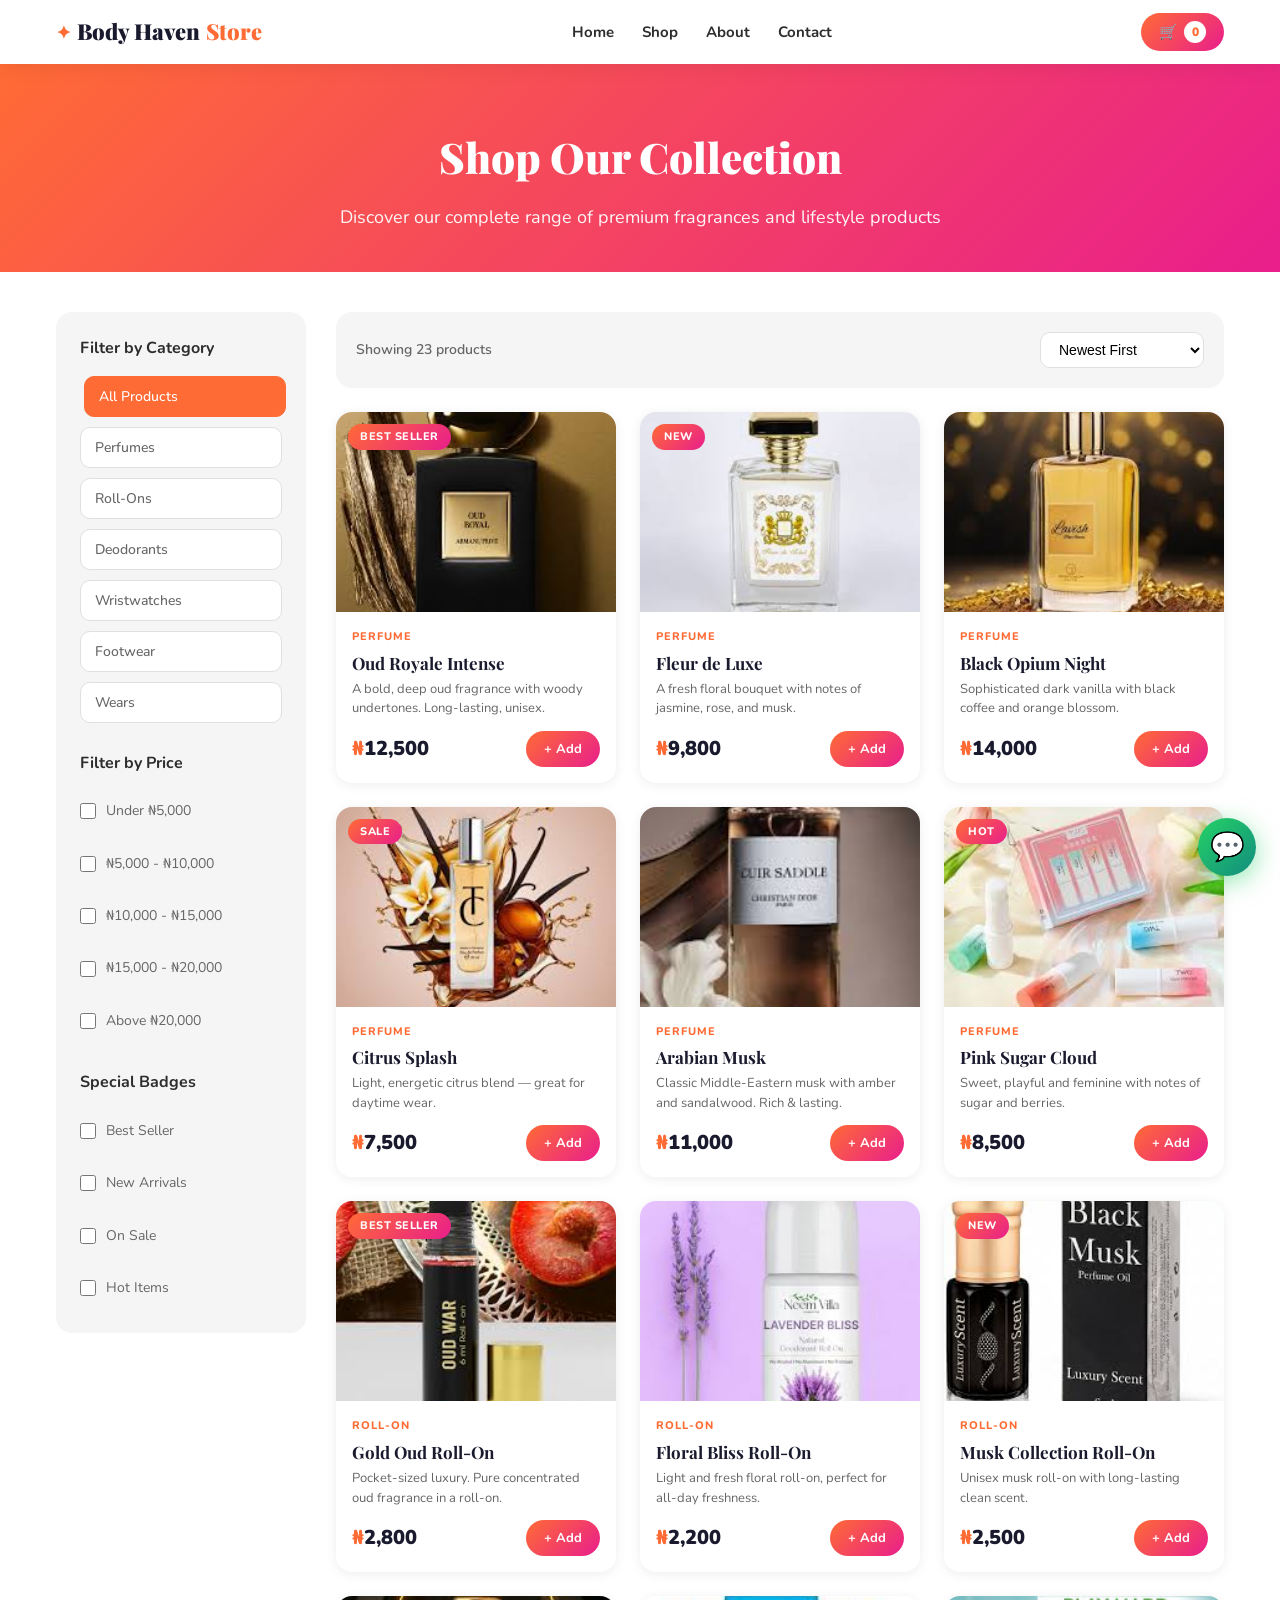
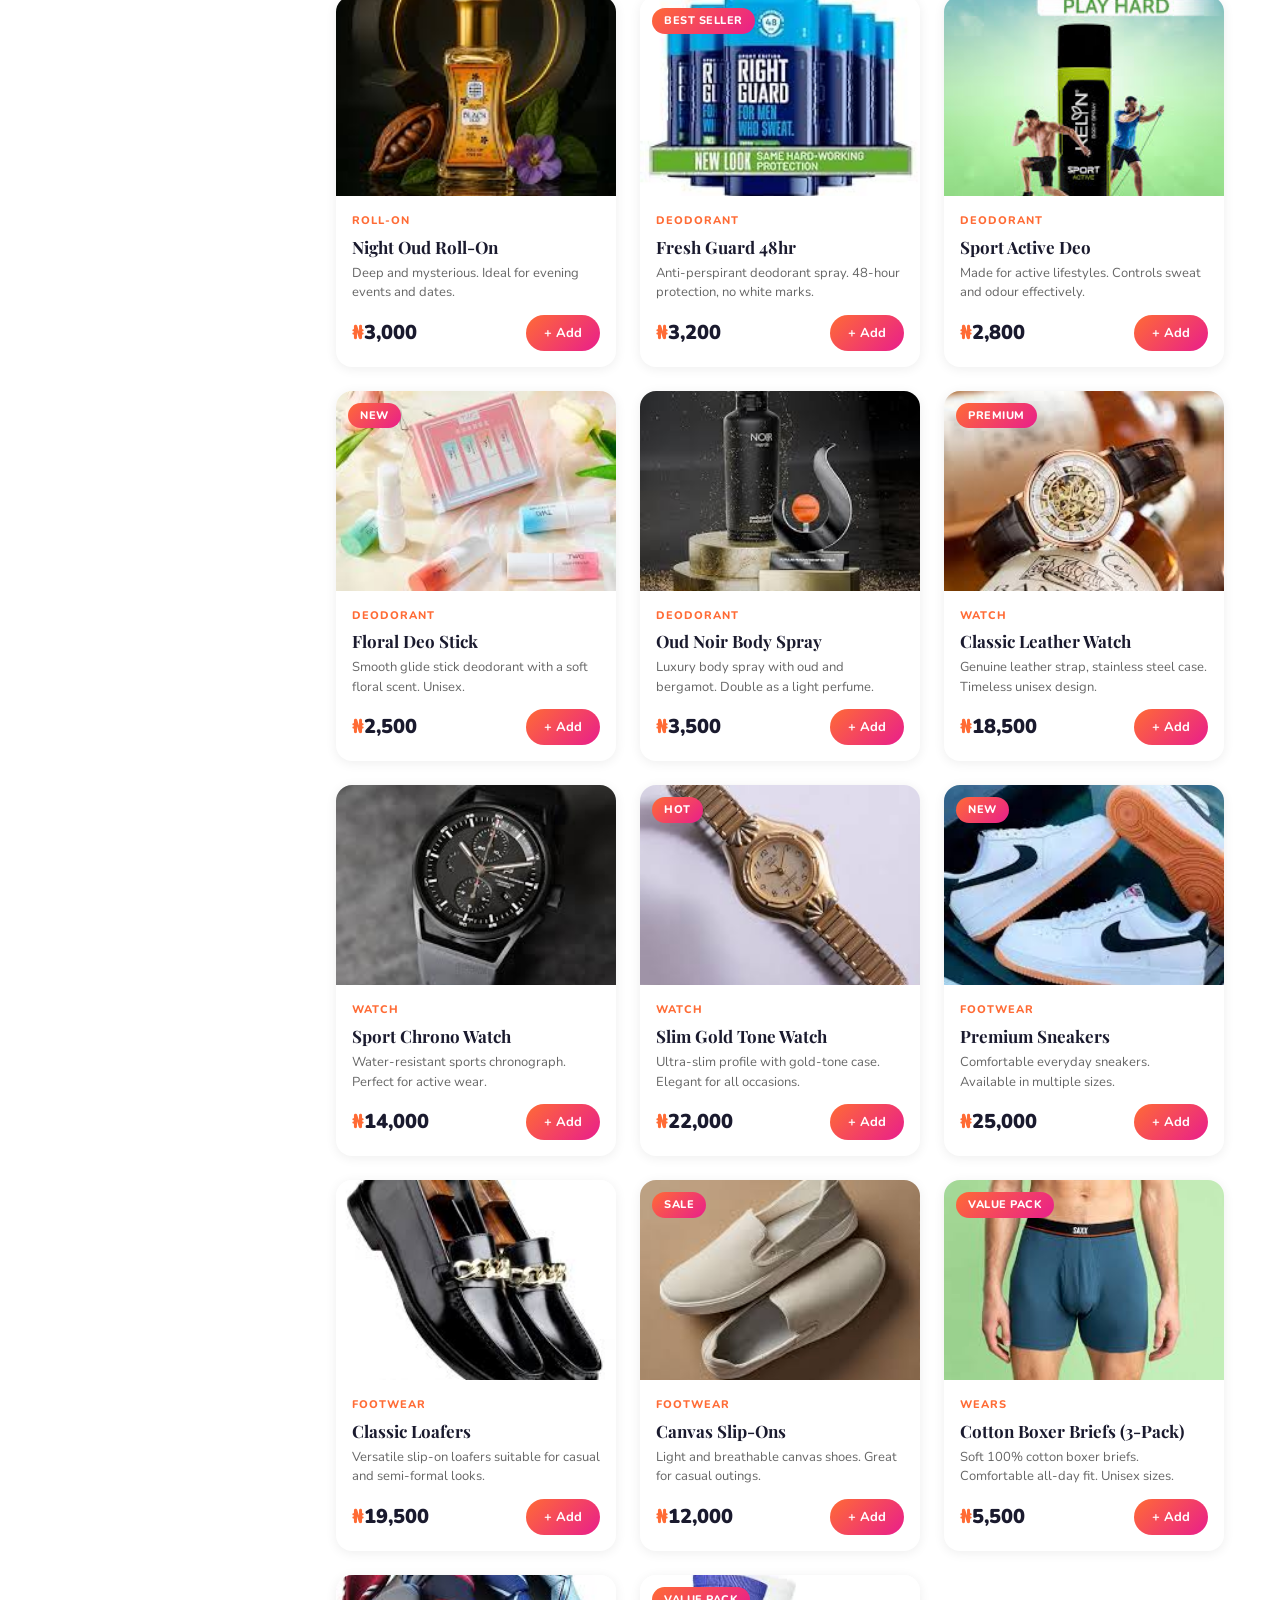
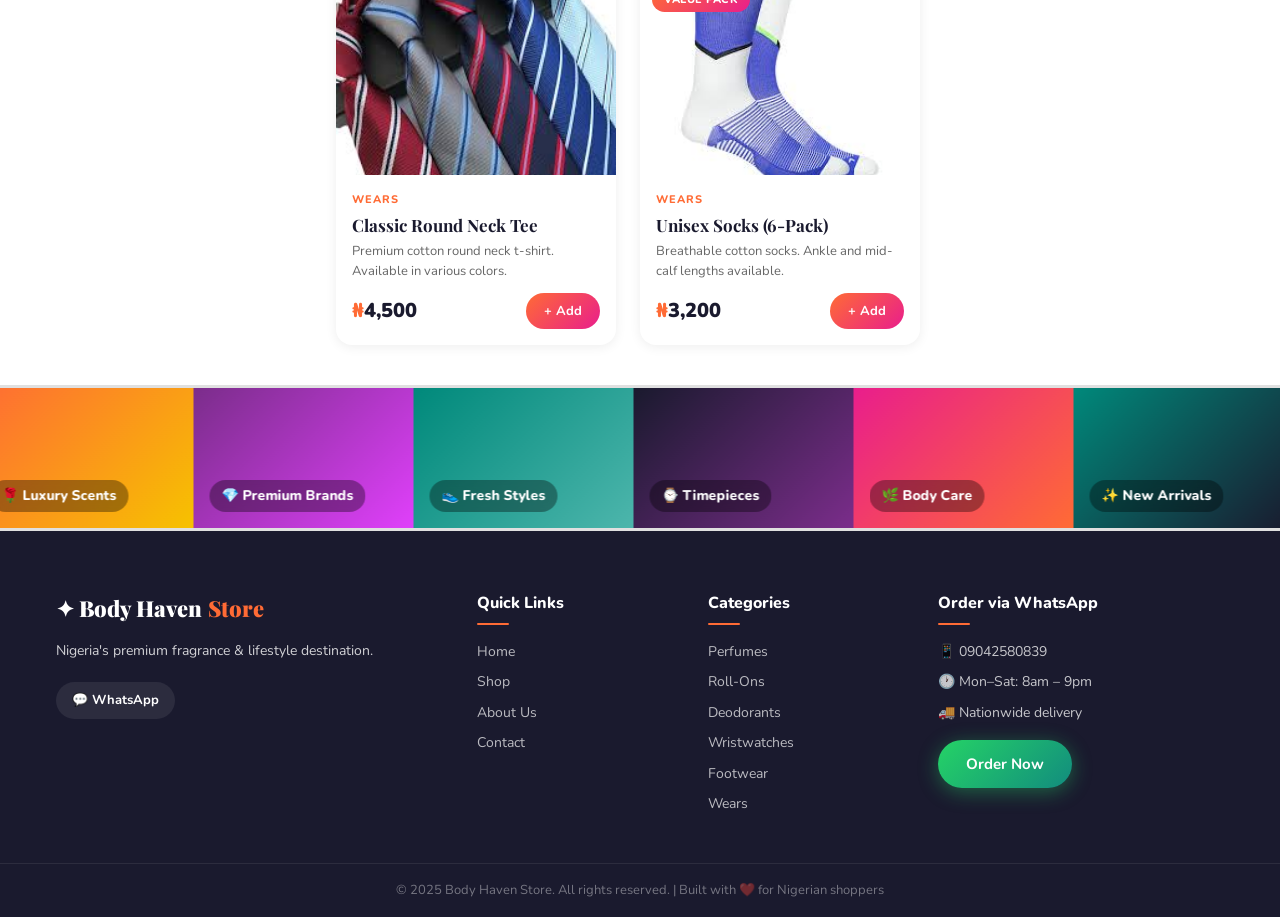
<file: shop.html>
<!DOCTYPE html>
<html lang="en">
<head>
  <meta charset="UTF-8" />
  <meta name="viewport" content="width=device-width, initial-scale=1.0" />
  <title>Shop All Products – Body Haven Store</title>
  <meta name="description" content="Browse our complete collection of perfumes, roll-ons, deodorants, watches, footwear and wears." />
  <link rel="stylesheet" href="style.css" />
  <link rel="preconnect" href="https://fonts.googleapis.com" />
  <link href="https://fonts.googleapis.com/css2?family=Playfair+Display:ital,wght@0,700;0,900;1,700&family=Nunito:wght@400;600;700;800&display=swap" rel="stylesheet" />
</head>
<body>

  <!-- ===== NAVBAR ===== -->
  <header class="navbar" id="navbar">
    <div class="nav-inner">
      <a href="index.html" class="logo">
        <span class="logo-icon">✦</span> Body Haven <span class="logo-accent">Store</span>
      </a>
      <nav class="nav-links" id="navLinks">
        <a href="index.html">Home</a>
        <a href="shop.html">Shop</a>
        <a href="about.html">About</a>
        <a href="contact.html">Contact</a>
      </nav>
      <div class="nav-actions">
        <button type="button" class="cart-btn" id="cartBtn" aria-label="Open cart">
          🛒 <span class="cart-count" id="cartCount">0</span>
        </button>
        <button class="hamburger" id="hamburger" aria-label="Toggle menu">
          <span></span><span></span><span></span>
        </button>
      </div>
    </div>
  </header>

  <!-- ===== PAGE HEADER ===== -->
  <section class="page-header">
    <div class="container">
      <h1>Shop Our Collection</h1>
      <p>Discover our complete range of premium fragrances and lifestyle products</p>
    </div>
  </section>

  <!-- ===== FILTER SIDEBAR & PRODUCTS ===== -->
  <section class="shop-section">
    <div class="container">
      <div class="shop-layout">
        <!-- Sidebar with filters -->
        <aside class="shop-sidebar">
          <div class="filter-group">
            <h3>Filter by Category</h3>
            <div class="filter-options">
              <button class="filter-option active" data-cat="all" onclick="filterShopCategory('all')">All Products</button>
              <button class="filter-option" data-cat="perfume" onclick="filterShopCategory('perfume')">Perfumes</button>
              <button class="filter-option" data-cat="rollon" onclick="filterShopCategory('rollon')">Roll-Ons</button>
              <button class="filter-option" data-cat="deodorant" onclick="filterShopCategory('deodorant')">Deodorants</button>
              <button class="filter-option" data-cat="watch" onclick="filterShopCategory('watch')">Wristwatches</button>
              <button class="filter-option" data-cat="footwear" onclick="filterShopCategory('footwear')">Footwear</button>
              <button class="filter-option" data-cat="underwear" onclick="filterShopCategory('underwear')">Wears</button>
            </div>
          </div>

          <div class="filter-group">
            <h3>Filter by Price</h3>
            <div class="filter-options">
              <label><input type="checkbox" /> Under ₦5,000</label>
              <label><input type="checkbox" /> ₦5,000 - ₦10,000</label>
              <label><input type="checkbox" /> ₦10,000 - ₦15,000</label>
              <label><input type="checkbox" /> ₦15,000 - ₦20,000</label>
              <label><input type="checkbox" /> Above ₦20,000</label>
            </div>
          </div>

          <div class="filter-group">
            <h3>Special Badges</h3>
            <div class="filter-options">
              <label><input type="checkbox" /> Best Seller</label>
              <label><input type="checkbox" /> New Arrivals</label>
              <label><input type="checkbox" /> On Sale</label>
              <label><input type="checkbox" /> Hot Items</label>
            </div>
          </div>
        </aside>

        <!-- Products Grid -->
        <div class="shop-main">
          <div class="shop-controls">
            <p class="product-count">Showing <span id="productCount">0</span> products</p>
            <select class="sort-select" onchange="sortProducts(this.value)">
              <option value="newest">Newest First</option>
              <option value="price-low">Price: Low to High</option>
              <option value="price-high">Price: High to Low</option>
              <option value="popular">Most Popular</option>
            </select>
          </div>

          <div class="products-grid" id="shopProductsGrid">
            <!-- Products injected by JS -->
          </div>
        </div>
      </div>
    </div>
  </section>

  <!-- ===== IMAGE GALLERY STRIP ===== -->
  <section class="gallery-strip">
    <div class="gallery-track" id="galleryTrack">
      <div class="gallery-item g1"><span>🌹 Luxury Scents</span></div>
      <div class="gallery-item g2"><span>💎 Premium Brands</span></div>
      <div class="gallery-item g3"><span>👟 Fresh Styles</span></div>
      <div class="gallery-item g4"><span>⌚ Timepieces</span></div>
      <div class="gallery-item g5"><span>🌿 Body Care</span></div>
      <div class="gallery-item g6"><span>✨ New Arrivals</span></div>
      <!-- duplicates for seamless loop -->
      <div class="gallery-item g1"><span>🌹 Luxury Scents</span></div>
      <div class="gallery-item g2"><span>💎 Premium Brands</span></div>
      <div class="gallery-item g3"><span>👟 Fresh Styles</span></div>
      <div class="gallery-item g4"><span>⌚ Timepieces</span></div>
    </div>
  </section>

  <!-- ===== FOOTER ===== -->
  <footer class="footer">
    <div class="footer-inner">
      <div class="footer-brand">
        <div class="logo">✦ Body Haven <span class="logo-accent">Store</span></div>
        <p>Nigeria's premium fragrance & lifestyle destination.</p>
        <div class="social-links">
          <a href="https://wa.me/2349042580839" target="_blank" class="social-btn">💬 WhatsApp</a>
        </div>
      </div>
      <div class="footer-links">
        <h4>Quick Links</h4>
        <a href="index.html">Home</a>
        <a href="shop.html">Shop</a>
        <a href="about.html">About Us</a>
        <a href="contact.html">Contact</a>
      </div>
      <div class="footer-links">
        <h4>Categories</h4>
        <a href="shop.html#perfume">Perfumes</a>
        <a href="shop.html#rollon">Roll-Ons</a>
        <a href="shop.html#deodorant">Deodorants</a>
        <a href="shop.html#watch">Wristwatches</a>
        <a href="shop.html#footwear">Footwear</a>
        <a href="shop.html#underwear">Wears</a>
      </div>
      <div class="footer-contact">
        <h4>Order via WhatsApp</h4>
        <p>📱 09042580839</p>
        <p>🕐 Mon–Sat: 8am – 9pm</p>
        <p>🚚 Nationwide delivery</p>
        <a href="https://wa.me/2349042580839" target="_blank" class="btn btn-whatsapp mt-8">Order Now</a>
      </div>
    </div>
    <div class="footer-bottom">
      <p>© 2025 Body Haven Store. All rights reserved. | Built with ❤️ for Nigerian shoppers</p>
    </div>
  </footer>

  <!-- ===== CART SIDEBAR ===== -->
  <div class="cart-overlay" id="cartOverlay" onclick="closeCart()"></div>
  <aside class="cart-sidebar" id="cartSidebar">
    <div class="cart-header">
      <h2>🛒 Your Cart</h2>
      <button class="close-cart" onclick="closeCart()">✕</button>
    </div>
    <div class="cart-items" id="cartItems">
      <div class="cart-empty" id="cartEmpty">
        <div class="empty-icon">🛒</div>
        <p>Your cart is empty</p>
        <a href="shop.html" onclick="closeCart()">Start shopping</a>
      </div>
    </div>
    <div class="cart-footer" id="cartFooter" style="display:none">
      <div class="cart-total">
        <span>Total:</span>
        <span id="cartTotal">₦0</span>
      </div>
      <button class="btn btn-whatsapp btn-full" onclick="checkoutWhatsApp()">
        Checkout via WhatsApp 💬
      </button>
      <button class="btn btn-outline btn-full mt-8" onclick="clearCart()">Clear Cart</button>
    </div>
  </aside>

  <!-- ===== PRODUCT MODAL ===== -->
  <div class="modal-overlay" id="modalOverlay" onclick="closeModal()"></div>
  <div class="product-modal" id="productModal">
    <button class="close-modal" onclick="closeModal()">✕</button>
    <div class="modal-content" id="modalContent"></div>
  </div>

  <!-- ===== TOAST ===== -->
  <div class="toast" id="toast"></div>

  <!-- ===== FLOATING WHATSAPP ===== -->
  <a href="https://wa.me/2349042580839?text=Hello%20Body%20Haven%2C%20I%20want%20to%20place%20an%20order" class="float-wa" target="_blank" aria-label="Chat on WhatsApp">
    💬
  </a>

  <script src="app.js"></script>
</body>
</html>
</file>
<file: style.css>
/* ======================================================
   BODY HAVEN STORE — style.css
   Bright, colorful, premium e-commerce theme
====================================================== */

/* ===== RESET & ROOT ===== */
*, *::before, *::after { box-sizing: border-box; margin: 0; padding: 0; }

:root {
  --orange: #ff6b35;
  --orange-light: #ff9a6c;
  --purple: #7b2d8b;
  --purple-light: #c86dd7;
  --teal: #00897b;
  --teal-light: #4db6ac;
  --gold: #f7c200;
  --pink: #e91e8c;
  --dark: #1a1a2e;
  --dark2: #16213e;
  --white: #ffffff;
  --offwhite: #fffbf7;
  --gray: #f5f5f5;
  --gray2: #e0e0e0;
  --text: #2d2d2d;
  --text-light: #666;
  --wa-green: #25d366;
  --wa-dark: #128c7e;
  --shadow: 0 4px 24px rgba(0,0,0,0.10);
  --shadow-lg: 0 8px 40px rgba(0,0,0,0.18);
  --radius: 16px;
  --radius-sm: 10px;
  --transition: 0.3s cubic-bezier(0.4, 0, 0.2, 1);
  --font-display: 'Playfair Display', serif;
  --font-body: 'Nunito', sans-serif;
}

html { scroll-behavior: smooth; }

body {
  font-family: var(--font-body);
  color: var(--text);
  background: var(--offwhite);
  overflow-x: hidden;
  line-height: 1.6;
}

img { max-width: 100%; height: auto; display: block; }
a { text-decoration: none; color: inherit; }
button { cursor: pointer; border: none; outline: none; font-family: var(--font-body); }
input, textarea { font-family: var(--font-body); }

.container {
  max-width: 1200px;
  margin: 0 auto;
  padding: 0 16px;
}

.mt-8 { margin-top: 8px; }

/* ===== BUTTONS ===== */
.btn {
  display: inline-flex;
  align-items: center;
  justify-content: center;
  gap: 8px;
  padding: 12px 28px;
  border-radius: 50px;
  font-weight: 700;
  font-size: 15px;
  transition: var(--transition);
  cursor: pointer;
  border: none;
  text-decoration: none;
  white-space: nowrap;
}

.btn-primary {
  background: linear-gradient(135deg, var(--orange), var(--pink));
  color: white;
  box-shadow: 0 4px 20px rgba(255,107,53,0.4);
}
.btn-primary:hover {
  transform: translateY(-2px);
  box-shadow: 0 8px 28px rgba(255,107,53,0.55);
}

.btn-light {
  background: white;
  color: var(--purple);
  box-shadow: 0 4px 20px rgba(0,0,0,0.15);
}
.btn-light:hover { transform: translateY(-2px); }

.btn-whatsapp {
  background: linear-gradient(135deg, var(--wa-green), var(--wa-dark));
  color: white;
  box-shadow: 0 4px 20px rgba(37,211,102,0.4);
}
.btn-whatsapp:hover {
  transform: translateY(-2px);
  box-shadow: 0 8px 28px rgba(37,211,102,0.55);
}

.btn-white {
  background: white;
  color: var(--orange);
  font-weight: 800;
}
.btn-white:hover { transform: translateY(-2px); box-shadow: var(--shadow); }

.btn-outline {
  background: transparent;
  border: 2px solid var(--orange);
  color: var(--orange);
}
.btn-outline:hover { background: var(--orange); color: white; }

.btn-lg { padding: 15px 35px; font-size: 17px; }
.btn-full { width: 100%; }


/* ===== NAVBAR ===== */
.navbar {
  position: fixed;
  top: 0; left: 0; right: 0;
  z-index: 1000;
  background: rgba(255,255,255,0.95);
  backdrop-filter: blur(12px);
  box-shadow: 0 2px 20px rgba(0,0,0,0.08);
  transition: var(--transition);
}

.nav-inner {
  max-width: 1200px;
  margin: 0 auto;
  padding: 0 16px;
  height: 64px;
  display: flex;
  align-items: center;
  justify-content: space-between;
  gap: 16px;
}

.logo {
  font-family: var(--font-display);
  font-size: 22px;
  font-weight: 900;
  color: var(--dark);
  display: flex;
  align-items: center;
  gap: 6px;
  white-space: nowrap;
}
.logo-icon { color: var(--orange); font-size: 18px; }
.logo-accent { color: var(--orange); }

.nav-links {
  display: flex;
  gap: 28px;
  align-items: center;
}
.nav-links a {
  font-weight: 700;
  color: var(--text);
  font-size: 15px;
  position: relative;
  transition: color var(--transition);
}
.nav-links a::after {
  content: '';
  position: absolute;
  bottom: -4px; left: 0;
  width: 0; height: 2px;
  background: var(--orange);
  border-radius: 2px;
  transition: width var(--transition);
}
.nav-links a:hover { color: var(--orange); }
.nav-links a:hover::after { width: 100%; }

.nav-actions {
  display: flex;
  align-items: center;
  gap: 12px;
  position: relative;
  z-index: 1300;
}

.cart-btn {
  position: relative;
  background: linear-gradient(135deg, var(--orange), var(--pink));
  color: white;
  border: none;
  border-radius: 50px;
  padding: 8px 18px;
  font-size: 15px;
  font-weight: 700;
  cursor: pointer;
  display: flex;
  align-items: center;
  gap: 6px;
  transition: var(--transition);
}
.cart-btn:hover { transform: scale(1.05); }

.cart-count {
  background: white;
  color: var(--orange);
  border-radius: 50%;
  width: 22px; height: 22px;
  font-size: 12px;
  font-weight: 900;
  display: flex;
  align-items: center;
  justify-content: center;
}

.hamburger {
  display: none;
  flex-direction: column;
  gap: 5px;
  background: none;
  padding: 4px;
}
.hamburger span {
  display: block;
  width: 24px; height: 2.5px;
  background: var(--dark);
  border-radius: 4px;
  transition: var(--transition);
}
.hamburger.open span:nth-child(1) { transform: rotate(45deg) translate(5px, 5px); }
.hamburger.open span:nth-child(2) { opacity: 0; }
.hamburger.open span:nth-child(3) { transform: rotate(-45deg) translate(5px, -5px); }


/* ===== HERO SLIDESHOW ===== */
.hero {
  position: relative;
  height: 100vh;
  min-height: 500px;
  max-height: 900px;
  overflow: hidden;
  margin-top: 64px;
  background: var(--dark);
}

.slideshow {
  width: 100%; height: 100%;
  position: relative;
}

.slide {
  position: absolute;
  inset: 0;
  display: flex;
  align-items: center;
  justify-content: center;
  padding: 60px 40px;
  opacity: 0;
  transform: scale(1.05);
  transition: all 0.9s cubic-bezier(0.35, 0, 0.25, 1);
  pointer-events: none;
  background-position: center;
  background-size: cover;
  background-repeat: no-repeat;
}
.slide.active {
  opacity: 1;
  transform: scale(1);
  pointer-events: all;
}
.slide.leaving {
  opacity: 0;
  transform: scale(0.95);
}

.slide-overlay {
  position: absolute;
  inset: 0;
  background: linear-gradient(135deg, rgba(0,0,0,0.65) 0%, rgba(0,0,0,0.45) 40%, rgba(0,0,0,0.35) 100%);
  backdrop-filter: blur(2px);
  pointer-events: none;
}

.slide-content {
  flex: 1;
  z-index: 2;
  position: relative;
  text-align: center;
  max-width: 700px;
  animation: slideInContentFull 0.9s cubic-bezier(0.35, 0, 0.25, 1) 0.15s backwards;
}

@keyframes slideInContentFull {
  from {
    opacity: 0;
    transform: translateY(30px);
  }
  to {
    opacity: 1;
    transform: translateY(0);
  }
}

.slide-badge {
  display: inline-block;
  background: linear-gradient(135deg, rgba(255,255,255,0.18) 0%, rgba(255,255,255,0.08) 100%);
  backdrop-filter: blur(16px);
  -webkit-backdrop-filter: blur(16px);
  color: white;
  font-weight: 800;
  font-size: 13px;
  padding: 10px 22px;
  border-radius: 50px;
  margin-bottom: 24px;
  border: 1.5px solid rgba(255,255,255,0.35);
  letter-spacing: 1.2px;
  text-transform: uppercase;
  animation: badgePulseFull 3.5s ease-in-out infinite;
}

@keyframes badgePulseFull {
  0%, 100% { transform: scale(1); opacity: 1; }
  50% { transform: scale(1.08); opacity: 0.95; }
}

.slide-content h1 {
  font-family: var(--font-display);
  font-size: clamp(42px, 8vw, 80px);
  font-weight: 900;
  color: white;
  line-height: 1.1;
  margin-bottom: 24px;
  text-shadow: 0 6px 30px rgba(0,0,0,0.5), 0 2px 8px rgba(0,0,0,0.3);
  letter-spacing: -1.5px;
}
.slide-content h1 em {
  font-style: italic;
  background: linear-gradient(135deg, #ff6b35, #ff9a6c, #ffd166);
  -webkit-background-clip: text;
  -webkit-text-fill-color: transparent;
  background-clip: text;
  filter: drop-shadow(0 2px 4px rgba(255,107,53,0.3));
}

.slide-content p {
  font-size: clamp(16px, 2.5vw, 24px);
  color: rgba(255,255,255,0.95);
  margin-bottom: 40px;
  font-weight: 500;
  line-height: 1.8;
  text-shadow: 0 3px 15px rgba(0,0,0,0.35);
  max-width: 600px;
  margin-left: auto;
  margin-right: auto;
}

.slide-visual {
  display: none;
}

.slide-image {
  display: none;
}

/* Illustrated bottles */
.perfume-illustration, .rollon-illustration, .lifestyle-illustration {
  position: relative;
  width: 280px;
  height: 280px;
  display: none;
}

.bottle {
  position: absolute;
  border-radius: 12px 12px 8px 8px;
  box-shadow: 0 12px 40px rgba(0,0,0,0.2);
  animation: float 3s ease-in-out infinite;
}
.bottle.b1 {
  width: 60px; height: 120px;
  background: linear-gradient(180deg, #c86dd7, #7b2d8b);
  bottom: 40px; left: 60px;
  animation-delay: 0s;
  border-radius: 30px 30px 10px 10px;
}
.bottle.b2 {
  width: 50px; height: 100px;
  background: linear-gradient(180deg, #f7c200, #ff6b35);
  bottom: 55px; left: 130px;
  animation-delay: 0.4s;
  border-radius: 25px 25px 8px 8px;
}
.bottle.b3 {
  width: 45px; height: 90px;
  background: linear-gradient(180deg, #4db6ac, #00897b);
  bottom: 60px; left: 195px;
  animation-delay: 0.8s;
  border-radius: 22px 22px 8px 8px;
}

.rollon {
  position: absolute;
  border-radius: 50px;
  box-shadow: 0 12px 40px rgba(0,0,0,0.2);
  animation: float 3s ease-in-out infinite;
}
.rollon.r1 {
  width: 40px; height: 110px;
  background: linear-gradient(180deg, #ff9a6c, #ff6b35);
  bottom: 60px; left: 90px;
  border-radius: 20px 20px 8px 8px;
}
.rollon.r2 {
  width: 36px; height: 100px;
  background: linear-gradient(180deg, #e040fb, #7b2d8b);
  bottom: 70px; left: 150px;
  animation-delay: 0.5s;
  border-radius: 18px 18px 8px 8px;
}

.watch-shape {
  position: absolute;
  width: 80px; height: 80px;
  border-radius: 50%;
  background: linear-gradient(135deg, #f7c200, #ff6b35);
  border: 6px solid rgba(255,255,255,0.4);
  bottom: 80px; left: 80px;
  box-shadow: 0 12px 40px rgba(0,0,0,0.2);
  animation: float 3s ease-in-out infinite;
}
.shoe-shape {
  position: absolute;
  width: 110px; height: 50px;
  background: linear-gradient(135deg, #00897b, #4db6ac);
  border-radius: 50px 50px 30px 10px;
  bottom: 80px; left: 160px;
  box-shadow: 0 12px 40px rgba(0,0,0,0.2);
  animation: float 3s ease-in-out infinite;
  animation-delay: 0.6s;
}

.sparkle {
  position: absolute;
  font-size: 22px;
  opacity: 0.6;
  animation: twinkle 2s ease-in-out infinite;
  color: var(--gold);
}
.sparkle.s1 { top: 30px; left: 30px; animation-delay: 0s; }
.sparkle.s2 { top: 20px; right: 40px; animation-delay: 0.6s; }
.sparkle.s3 { bottom: 30px; right: 30px; animation-delay: 1.2s; }

@keyframes float {
  0%, 100% { transform: translateY(0); }
  50% { transform: translateY(-14px); }
}
@keyframes twinkle {
  0%, 100% { opacity: 0.3; transform: scale(1); }
  50% { opacity: 0.9; transform: scale(1.3); }
}

.slide-arrow {
  position: absolute;
  top: 50%; transform: translateY(-50%);
  z-index: 10;
  background: linear-gradient(135deg, rgba(255,255,255,0.95), rgba(255,255,255,0.8));
  backdrop-filter: blur(12px);
  -webkit-backdrop-filter: blur(12px);
  border: 1.5px solid rgba(255,255,255,0.4);
  width: 52px; height: 52px;
  border-radius: 50%;
  font-size: 22px;
  color: var(--dark);
  cursor: pointer;
  transition: all 0.3s cubic-bezier(0.35, 0, 0.25, 1);
  display: flex;
  align-items: center;
  justify-content: center;
  box-shadow: 0 8px 32px rgba(0,0,0,0.15);
}
.slide-arrow:hover { 
  background: linear-gradient(135deg, var(--orange), var(--pink));
  color: white;
  transform: translateY(-50%) scale(1.15);
  box-shadow: 0 12px 40px rgba(255,107,53,0.35);
  border-color: transparent;
}
.slide-prev { left: 24px; }
.slide-next { right: 24px; }

.slide-dots {
  position: absolute;
  bottom: 28px; left: 50%;
  transform: translateX(-50%);
  display: flex; gap: 10px;
  z-index: 10;
}
.dot {
  width: 12px; height: 12px;
  border-radius: 50%;
  background: rgba(255,255,255,0.4);
  cursor: pointer;
  transition: all 0.3s cubic-bezier(0.35, 0, 0.25, 1);
  border: 2px solid rgba(255,255,255,0.6);
  backdrop-filter: blur(8px);
}
.dot:hover {
  background: rgba(255,255,255,0.7);
  transform: scale(1.1);
}
.dot.active {
  background: linear-gradient(135deg, var(--orange), var(--pink));
  border-color: white;
  width: 32px;
  border-radius: 12px;
  box-shadow: 0 4px 16px rgba(255,107,53,0.4);
}


/* ===== TRUST STRIP ===== */
.trust-strip {
  background: linear-gradient(135deg, var(--dark), var(--dark2));
  display: flex;
  flex-wrap: wrap;
  justify-content: center;
  gap: 0;
  overflow: hidden;
}
.trust-item {
  color: white;
  font-weight: 700;
  font-size: 13px;
  padding: 12px 20px;
  display: flex;
  align-items: center;
  gap: 8px;
  border-right: 1px solid rgba(255,255,255,0.1);
}
.trust-item:last-child { border-right: none; }


/* ===== SECTION TITLES ===== */
.section-title {
  font-family: var(--font-display);
  font-size: clamp(28px, 4vw, 42px);
  font-weight: 900;
  color: var(--dark);
  margin-bottom: 10px;
}
.section-title span { color: var(--orange); }

.section-sub {
  color: var(--text-light);
  font-size: 16px;
  margin-bottom: 40px;
  font-weight: 600;
}


/* ===== CATEGORIES ===== */
.categories-section {
  padding: 70px 0 60px;
  background: var(--offwhite);
}
.categories-section .container { text-align: center; }

.categories-grid {
  display: grid;
  grid-template-columns: repeat(6, 1fr);
  gap: 16px;
  margin-top: 10px;
}

.cat-card {
  background: white;
  border-radius: var(--radius);
  padding: 24px 12px 20px;
  text-align: center;
  cursor: pointer;
  transition: var(--transition);
  box-shadow: 0 2px 12px rgba(0,0,0,0.07);
  border: 2px solid transparent;
  position: relative;
  overflow: hidden;
}
.cat-card::before {
  content: '';
  position: absolute;
  inset: 0;
  opacity: 0;
  transition: var(--transition);
}
.cat-card:hover {
  transform: translateY(-6px);
  box-shadow: var(--shadow-lg);
}

.cat-perfume::before { background: linear-gradient(135deg, rgba(255,107,53,0.08), rgba(233,30,140,0.08)); }
.cat-perfume:hover { border-color: var(--orange); }
.cat-perfume:hover::before { opacity: 1; }

.cat-rollon::before { background: linear-gradient(135deg, rgba(123,45,139,0.08), rgba(200,109,215,0.08)); }
.cat-rollon:hover { border-color: var(--purple); }
.cat-rollon:hover::before { opacity: 1; }

.cat-deodorant::before { background: linear-gradient(135deg, rgba(0,137,123,0.08), rgba(77,182,172,0.08)); }
.cat-deodorant:hover { border-color: var(--teal); }
.cat-deodorant:hover::before { opacity: 1; }

.cat-watch::before { background: linear-gradient(135deg, rgba(247,194,0,0.08), rgba(255,107,53,0.08)); }
.cat-watch:hover { border-color: var(--gold); }
.cat-watch:hover::before { opacity: 1; }

.cat-footwear::before { background: linear-gradient(135deg, rgba(233,30,140,0.08), rgba(123,45,139,0.08)); }
.cat-footwear:hover { border-color: var(--pink); }
.cat-footwear:hover::before { opacity: 1; }

.cat-underwear::before { background: linear-gradient(135deg, rgba(0,137,123,0.08), rgba(77,182,172,0.08)); }
.cat-underwear:hover { border-color: var(--teal); }
.cat-underwear:hover::before { opacity: 1; }

.cat-icon {
  font-size: 36px;
  margin-bottom: 10px;
  display: none;
}

.cat-image {
  width: 100%;
  height: 140px;
  object-fit: cover;
  border-radius: 10px;
  margin-bottom: 14px;
}
.cat-label {
  font-weight: 800;
  font-size: 13px;
  color: var(--dark);
}
.cat-count {
  font-size: 11px;
  color: var(--text-light);
  margin-top: 4px;
}


/* ===== FEATURED BANNER ===== */
.featured-banner {
  background: linear-gradient(135deg, var(--orange) 0%, var(--pink) 50%, var(--purple) 100%);
  padding: 50px 16px;
  text-align: center;
  position: relative;
  overflow: hidden;
}
.featured-banner::before {
  content: '✦ ✦ ✦ ✦ ✦ ✦ ✦ ✦ ✦ ✦';
  position: absolute;
  top: 10px; left: 0; right: 0;
  font-size: 20px;
  color: rgba(255,255,255,0.15);
  letter-spacing: 24px;
}
.banner-content h2 {
  font-family: var(--font-display);
  font-size: clamp(26px, 4vw, 40px);
  color: white;
  font-weight: 900;
  margin-bottom: 10px;
}
.banner-content p {
  color: rgba(255,255,255,0.85);
  font-size: 17px;
  margin-bottom: 24px;
  font-weight: 600;
}


/* ===== PRODUCTS SECTION ===== */
.products-section {
  padding: 70px 0;
  background: var(--gray);
}
.products-section .container { text-align: center; }

.filter-bar {
  display: flex;
  flex-wrap: wrap;
  gap: 10px;
  justify-content: center;
  margin-bottom: 36px;
}

.filter-btn {
  padding: 9px 22px;
  border-radius: 50px;
  font-weight: 700;
  font-size: 14px;
  background: white;
  color: var(--text);
  border: 2px solid var(--gray2);
  cursor: pointer;
  transition: var(--transition);
}
.filter-btn:hover, .filter-btn.active {
  background: var(--orange);
  color: white;
  border-color: var(--orange);
  transform: translateY(-2px);
  box-shadow: 0 4px 16px rgba(255,107,53,0.3);
}

.products-grid {
  display: grid;
  grid-template-columns: repeat(auto-fill, minmax(240px, 1fr));
  gap: 24px;
  text-align: left;
}

.product-card {
  background: white;
  border-radius: var(--radius);
  overflow: hidden;
  box-shadow: 0 2px 12px rgba(0,0,0,0.07);
  transition: var(--transition);
  cursor: pointer;
  position: relative;
}
.product-card:hover {
  transform: translateY(-6px);
  box-shadow: var(--shadow-lg);
}

.product-badge {
  position: absolute;
  top: 12px; left: 12px;
  background: linear-gradient(135deg, var(--orange), var(--pink));
  color: white;
  font-size: 11px;
  font-weight: 800;
  padding: 4px 12px;
  border-radius: 50px;
  z-index: 2;
  text-transform: uppercase;
  letter-spacing: 0.5px;
}

.product-img {
  width: 100%;
  height: 200px;
  display: flex;
  align-items: center;
  justify-content: center;
  font-size: 70px;
  position: relative;
  overflow: hidden;
  transition: var(--transition);
  background: var(--gray);
}

.product-image {
  width: 100%;
  height: 100%;
  object-fit: cover;
  transition: var(--transition);
}

.product-card:hover .product-img { transform: scale(1.04); }
.product-card:hover .product-image { transform: scale(1.05); }

.product-body {
  padding: 16px;
}
.product-cat {
  font-size: 11px;
  font-weight: 800;
  text-transform: uppercase;
  letter-spacing: 1px;
  color: var(--orange);
  margin-bottom: 6px;
}
.product-name {
  font-family: var(--font-display);
  font-size: 17px;
  font-weight: 700;
  color: var(--dark);
  margin-bottom: 6px;
  line-height: 1.3;
}
.product-desc {
  font-size: 13px;
  color: var(--text-light);
  margin-bottom: 12px;
  line-height: 1.5;
}
.product-footer {
  display: flex;
  align-items: center;
  justify-content: space-between;
  gap: 8px;
}
.product-price {
  font-size: 20px;
  font-weight: 900;
  color: var(--dark);
}
.product-price .naira { color: var(--orange); }

.add-to-cart {
  background: linear-gradient(135deg, var(--orange), var(--pink));
  color: white;
  border: none;
  border-radius: 50px;
  padding: 9px 18px;
  font-size: 13px;
  font-weight: 700;
  cursor: pointer;
  transition: var(--transition);
  white-space: nowrap;
}
.add-to-cart:hover {
  transform: scale(1.05);
  box-shadow: 0 4px 16px rgba(255,107,53,0.4);
}


/* ===== GALLERY STRIP ===== */
.gallery-strip {
  overflow: hidden;
  padding: 0;
  background: white;
  border-top: 3px solid var(--gray2);
  border-bottom: 3px solid var(--gray2);
}
.gallery-track {
  display: flex;
  gap: 0;
  animation: scrollGallery 22s linear infinite;
  width: max-content;
}
.gallery-track:hover { animation-play-state: paused; }

.gallery-item {
  width: 220px;
  height: 140px;
  flex-shrink: 0;
  display: flex;
  align-items: flex-end;
  padding: 16px;
  font-weight: 800;
  font-size: 14px;
  color: white;
  position: relative;
  overflow: hidden;
}

.g1 { background: linear-gradient(135deg, #ff6b35, #f7c200); }
.g2 { background: linear-gradient(135deg, #7b2d8b, #e040fb); }
.g3 { background: linear-gradient(135deg, #00897b, #4db6ac); }
.g4 { background: linear-gradient(135deg, #1a1a2e, #7b2d8b); }
.g5 { background: linear-gradient(135deg, #e91e8c, #ff6b35); }
.g6 { background: linear-gradient(135deg, #00897b, #1a1a2e); }

.gallery-item span {
  background: rgba(0,0,0,0.35);
  backdrop-filter: blur(4px);
  padding: 5px 12px;
  border-radius: 50px;
}

@keyframes scrollGallery {
  0% { transform: translateX(0); }
  100% { transform: translateX(-50%); }
}


/* ===== WHY SECTION ===== */
.why-section {
  padding: 80px 0;
  background: var(--offwhite);
}
.why-section .container { text-align: center; }

.why-grid {
  display: grid;
  grid-template-columns: repeat(3, 1fr);
  gap: 24px;
  margin-top: 10px;
}

.why-card {
  background: white;
  border-radius: var(--radius);
  padding: 32px 24px;
  text-align: center;
  box-shadow: 0 2px 12px rgba(0,0,0,0.06);
  transition: var(--transition);
  border-bottom: 4px solid transparent;
}
.why-card:nth-child(1) { border-bottom-color: var(--orange); }
.why-card:nth-child(2) { border-bottom-color: var(--gold); }
.why-card:nth-child(3) { border-bottom-color: var(--teal); }
.why-card:nth-child(4) { border-bottom-color: var(--purple); }
.why-card:nth-child(5) { border-bottom-color: var(--pink); }
.why-card:nth-child(6) { border-bottom-color: var(--orange); }

.why-card:hover { transform: translateY(-6px); box-shadow: var(--shadow-lg); }

.why-icon {
  font-size: 44px;
  margin-bottom: 16px;
  display: block;
}
.why-card h3 {
  font-family: var(--font-display);
  font-size: 20px;
  font-weight: 700;
  color: var(--dark);
  margin-bottom: 10px;
}
.why-card p {
  font-size: 14px;
  color: var(--text-light);
  line-height: 1.7;
}


/* ===== TESTIMONIALS ===== */
.testimonials-section {
  padding: 80px 0;
  background: linear-gradient(135deg, var(--dark) 0%, var(--dark2) 100%);
}
.testimonials-section .section-title { color: white; }
.testimonials-section .container { text-align: center; }

.testimonials-slider {
  position: relative;
  max-width: 680px;
  margin: 0 auto 24px;
  min-height: 180px;
}

.testimonial-card {
  background: rgba(255,255,255,0.06);
  border: 1px solid rgba(255,255,255,0.1);
  border-radius: var(--radius);
  padding: 36px 32px;
  display: none;
  backdrop-filter: blur(8px);
  transition: var(--transition);
}
.testimonial-card.active { display: block; animation: fadeIn 0.5s ease; }

@keyframes fadeIn { from { opacity: 0; transform: translateY(10px); } to { opacity: 1; transform: translateY(0); } }

.stars {
  font-size: 22px;
  color: var(--gold);
  margin-bottom: 16px;
}
.testimonial-card p {
  font-size: 16px;
  color: rgba(255,255,255,0.85);
  line-height: 1.7;
  font-style: italic;
  margin-bottom: 16px;
}
.customer {
  font-weight: 800;
  color: var(--orange);
  font-size: 14px;
}

.testi-dots {
  display: flex;
  gap: 8px;
  justify-content: center;
}


/* ===== CONTACT ===== */
.contact-section {
  padding: 80px 0;
  background: var(--offwhite);
}
.contact-section .container { text-align: center; }

.contact-grid {
  display: grid;
  grid-template-columns: 1fr 1fr;
  gap: 40px;
  text-align: left;
  margin-top: 10px;
}

.contact-info h3, .contact-form-wrap h3 {
  font-family: var(--font-display);
  font-size: 24px;
  font-weight: 700;
  color: var(--dark);
  margin-bottom: 12px;
}
.contact-info p { color: var(--text-light); font-size: 15px; margin-bottom: 20px; }
.contact-item {
  display: flex;
  align-items: center;
  gap: 12px;
  margin-bottom: 12px;
  font-size: 15px;
  font-weight: 600;
}
.contact-item a { color: var(--orange); font-weight: 700; }
.contact-item a:hover { text-decoration: underline; }

.contact-form {
  display: flex;
  flex-direction: column;
  gap: 14px;
  margin-top: 16px;
}
.contact-form input,
.contact-form textarea {
  padding: 14px 18px;
  border: 2px solid var(--gray2);
  border-radius: var(--radius-sm);
  font-size: 15px;
  transition: var(--transition);
  background: white;
  color: var(--text);
}
.contact-form input:focus,
.contact-form textarea:focus {
  outline: none;
  border-color: var(--orange);
  box-shadow: 0 0 0 3px rgba(255,107,53,0.12);
}
.contact-form textarea { resize: vertical; }


/* ===== FOOTER ===== */
.footer {
  background: var(--dark);
  color: rgba(255,255,255,0.8);
  padding: 60px 0 0;
}
.footer-inner {
  max-width: 1200px;
  margin: 0 auto;
  padding: 0 16px 40px;
  display: grid;
  grid-template-columns: 2fr 1fr 1fr 1.5fr;
  gap: 40px;
}
.footer-brand .logo { color: white; margin-bottom: 12px; }
.footer-brand p { font-size: 14px; line-height: 1.7; margin-bottom: 20px; }
.social-links { display: flex; gap: 10px; flex-wrap: wrap; }
.social-btn {
  background: rgba(255,255,255,0.08);
  color: white;
  padding: 8px 16px;
  border-radius: 50px;
  font-size: 13px;
  font-weight: 700;
  transition: var(--transition);
}
.social-btn:hover { background: var(--wa-green); }

.footer-links h4, .footer-contact h4 {
  color: white;
  font-size: 16px;
  font-weight: 800;
  margin-bottom: 16px;
  position: relative;
  padding-bottom: 8px;
}
.footer-links h4::after, .footer-contact h4::after {
  content: '';
  position: absolute;
  bottom: 0; left: 0;
  width: 32px; height: 2px;
  background: var(--orange);
  border-radius: 2px;
}
.footer-links { display: flex; flex-direction: column; }
.footer-links a {
  color: rgba(255,255,255,0.7);
  font-size: 14px;
  margin-bottom: 8px;
  transition: color var(--transition);
}
.footer-links a:hover { color: var(--orange); }

.footer-contact p { font-size: 14px; margin-bottom: 8px; color: rgba(255,255,255,0.75); }

.footer-bottom {
  border-top: 1px solid rgba(255,255,255,0.08);
  padding: 16px;
  text-align: center;
  font-size: 13px;
  color: rgba(255,255,255,0.4);
}


/* ===== CART SIDEBAR ===== */
.cart-overlay {
  position: fixed;
  inset: 0;
  background: rgba(0,0,0,0.55);
  z-index: 1100;
  opacity: 0;
  pointer-events: none;
  transition: opacity var(--transition);
}
.cart-overlay.show { opacity: 1; pointer-events: all; }

.cart-sidebar {
  position: fixed;
  top: 0; right: -100%;
  width: 380px;
  max-width: 95vw;
  height: 100vh;
  background: white;
  z-index: 1200;
  display: flex;
  flex-direction: column;
  box-shadow: -8px 0 40px rgba(0,0,0,0.2);
  transition: right 0.4s cubic-bezier(0.4, 0, 0.2, 1);
}
.cart-sidebar.open { right: 0; }

.cart-header {
  padding: 20px 20px 16px;
  border-bottom: 2px solid var(--gray2);
  display: flex;
  align-items: center;
  justify-content: space-between;
  background: linear-gradient(135deg, var(--orange), var(--pink));
  color: white;
}
.cart-header h2 { font-size: 20px; font-weight: 800; color: white; }
.close-cart {
  background: rgba(255,255,255,0.25);
  color: white;
  border: none;
  width: 34px; height: 34px;
  border-radius: 50%;
  font-size: 16px;
  cursor: pointer;
  display: flex;
  align-items: center;
  justify-content: center;
  transition: var(--transition);
}
.close-cart:hover { background: rgba(255,255,255,0.4); }

.cart-items {
  flex: 1;
  overflow-y: auto;
  padding: 16px;
  display: flex;
  flex-direction: column;
  gap: 12px;
}

.cart-empty {
  display: flex;
  flex-direction: column;
  align-items: center;
  justify-content: center;
  height: 100%;
  gap: 12px;
  color: var(--text-light);
}
.empty-icon { font-size: 60px; opacity: 0.4; }
.cart-empty p { font-size: 16px; font-weight: 600; }
.cart-empty a { color: var(--orange); font-weight: 700; }

.cart-item {
  display: flex;
  align-items: center;
  gap: 12px;
  background: var(--gray);
  border-radius: var(--radius-sm);
  padding: 12px;
  position: relative;
}
.cart-item-img { width: 72px; height: 72px; border-radius: 16px; object-fit: cover; flex-shrink: 0; box-shadow: 0 10px 20px rgba(0,0,0,0.08); }
.cart-item-emoji { font-size: 36px; width: 50px; text-align: center; flex-shrink: 0; }
.cart-item-info { flex: 1; }
.cart-item-name { font-weight: 700; font-size: 14px; color: var(--dark); }
.cart-item-price { font-size: 15px; font-weight: 800; color: var(--orange); margin-top: 4px; }
.cart-item-subtotal { font-size: 13px; color: var(--text-muted); margin-top: 4px; }
.cart-item-qty {
  display: flex; align-items: center; gap: 8px;
  margin-top: 6px;
}
.qty-btn {
  background: white;
  border: 2px solid var(--gray2);
  border-radius: 50%;
  width: 28px; height: 28px;
  font-size: 14px;
  font-weight: 700;
  cursor: pointer;
  display: flex; align-items: center; justify-content: center;
  transition: var(--transition);
  color: var(--dark);
}
.qty-btn:hover { border-color: var(--orange); color: var(--orange); }
.qty-display { font-weight: 800; font-size: 15px; min-width: 20px; text-align: center; }
.cart-item-remove {
  background: none;
  border: none;
  color: #ccc;
  font-size: 16px;
  cursor: pointer;
  padding: 4px;
  transition: color var(--transition);
  flex-shrink: 0;
}
.cart-item-remove:hover { color: #f44; }

.cart-footer {
  padding: 16px;
  border-top: 2px solid var(--gray2);
  background: var(--offwhite);
  display: flex;
  flex-direction: column;
  gap: 10px;
}
.cart-total {
  display: flex;
  justify-content: space-between;
  align-items: center;
  font-size: 18px;
  font-weight: 800;
  color: var(--dark);
}
#cartTotal { color: var(--orange); font-size: 22px; }


/* ===== PRODUCT MODAL ===== */
.modal-overlay {
  position: fixed; inset: 0;
  background: rgba(0,0,0,0.6);
  z-index: 1300;
  opacity: 0;
  pointer-events: none;
  transition: opacity var(--transition);
}
.modal-overlay.show { opacity: 1; pointer-events: all; }

.product-modal {
  position: fixed;
  top: 50%; left: 50%;
  transform: translate(-50%, -50%) scale(0.85);
  z-index: 1400;
  background: white;
  border-radius: 20px;
  width: 90%;
  max-width: 540px;
  max-height: 90vh;
  overflow-y: auto;
  padding: 32px;
  box-shadow: 0 20px 80px rgba(0,0,0,0.3);
  opacity: 0;
  pointer-events: none;
  transition: all 0.35s cubic-bezier(0.4, 0, 0.2, 1);
}
.product-modal.show {
  opacity: 1;
  pointer-events: all;
  transform: translate(-50%, -50%) scale(1);
}
.close-modal {
  position: absolute; top: 16px; right: 16px;
  background: var(--gray);
  border: none;
  width: 36px; height: 36px;
  border-radius: 50%;
  font-size: 16px;
  cursor: pointer;
  display: flex; align-items: center; justify-content: center;
  transition: var(--transition);
}
.close-modal:hover { background: #f44; color: white; }

.modal-emoji { 
  font-size: 90px; 
  text-align: center; 
  margin-bottom: 16px;
  display: none;
}

.modal-image { 
  width: 100%;
  height: 300px;
  object-fit: cover;
  border-radius: var(--radius);
  margin-bottom: 20px;
}
.modal-cat {
  font-size: 11px; font-weight: 800; text-transform: uppercase;
  letter-spacing: 1px; color: var(--orange); margin-bottom: 6px;
}
.modal-name {
  font-family: var(--font-display);
  font-size: 26px; font-weight: 700;
  color: var(--dark); margin-bottom: 10px;
}
.modal-desc {
  font-size: 15px; color: var(--text-light);
  line-height: 1.7; margin-bottom: 16px;
}
.modal-price {
  font-size: 28px; font-weight: 900;
  color: var(--dark); margin-bottom: 20px;
}
.modal-price span { color: var(--orange); }
.modal-actions { display: flex; gap: 12px; flex-wrap: wrap; }
.modal-actions .btn { flex: 1; min-width: 140px; }


/* ===== TOAST ===== */
.toast {
  position: fixed;
  bottom: 80px; left: 50%;
  transform: translateX(-50%) translateY(30px);
  background: linear-gradient(135deg, var(--dark), var(--dark2));
  color: white;
  padding: 14px 28px;
  border-radius: 50px;
  font-weight: 700;
  font-size: 15px;
  z-index: 2000;
  opacity: 0;
  transition: all 0.4s cubic-bezier(0.4, 0, 0.2, 1);
  white-space: nowrap;
  box-shadow: var(--shadow-lg);
  pointer-events: none;
}
.toast.show {
  opacity: 1;
  transform: translateX(-50%) translateY(0);
}


/* ===== FLOATING WHATSAPP ===== */
.float-wa {
  position: fixed;
  bottom: 24px; right: 24px;
  width: 58px; height: 58px;
  border-radius: 50%;
  background: linear-gradient(135deg, var(--wa-green), var(--wa-dark));
  color: white;
  font-size: 28px;
  display: flex;
  align-items: center;
  justify-content: center;
  box-shadow: 0 6px 24px rgba(37,211,102,0.5);
  z-index: 999;
  transition: var(--transition);
  animation: pulse 2.5s ease-in-out infinite;
  text-decoration: none;
}
.float-wa:hover {
  transform: scale(1.12);
  box-shadow: 0 10px 32px rgba(37,211,102,0.65);
}
@keyframes pulse {
  0%, 100% { box-shadow: 0 6px 24px rgba(37,211,102,0.5); }
  50% { box-shadow: 0 6px 36px rgba(37,211,102,0.8), 0 0 0 10px rgba(37,211,102,0.1); }
}


/* ===== PAGE HEADER ===== */
.page-header {
  background: linear-gradient(135deg, var(--orange), var(--pink));
  color: white;
  padding: 60px 0 40px;
  text-align: center;
  margin-top: 64px;
}
.page-header h1 {
  font-family: var(--font-display);
  font-size: 42px;
  font-weight: 900;
  margin-bottom: 12px;
}
.page-header p {
  font-size: 18px;
  opacity: 0.95;
}


/* ===== FEATURED SECTION ===== */
.featured-section {
  padding: 60px 0;
  background: white;
}

.featured-grid {
  display: grid;
  grid-template-columns: repeat(2, 1fr);
  gap: 20px;
  text-align: left;
}

.featured-cta {
  text-align: center;
  margin-top: 40px;
}


/* ===== SPECIAL OFFER BANNER ===== */
.special-offer {
  background: linear-gradient(135deg, #ff6b35 0%, #f7c200 100%);
  color: white;
  padding: 60px 0;
  text-align: center;
  position: relative;
  overflow: hidden;
}
.special-offer::before {
  content: '';
  position: absolute;
  top: -50%;
  right: -10%;
  width: 400px;
  height: 400px;
  background: rgba(255, 255, 255, 0.1);
  border-radius: 50%;
  pointer-events: none;
}
.special-offer h2 {
  font-family: var(--font-display);
  font-size: 48px;
  margin-bottom: 16px;
  position: relative;
  z-index: 1;
}
.special-offer p {
  font-size: 18px;
  margin-bottom: 30px;
  position: relative;
  z-index: 1;
}


/* ===== NEWSLETTER SECTION ===== */
.newsletter-section {
  padding: 60px 0;
  background: linear-gradient(135deg, #f0f0f0, #e8e8e8);
}
.newsletter-box {
  background: white;
  padding: 48px 40px;
  border-radius: var(--radius);
  text-align: center;
  box-shadow: var(--shadow-lg);
}
.newsletter-box h2 {
  font-family: var(--font-display);
  font-size: 36px;
  margin-bottom: 12px;
}
.newsletter-box p {
  font-size: 16px;
  color: var(--text-light);
  margin-bottom: 30px;
}
.newsletter-form {
  display: flex;
  gap: 12px;
  max-width: 500px;
  margin: 0 auto;
  flex-wrap: wrap;
  justify-content: center;
}
.newsletter-form input {
  flex: 1;
  min-width: 200px;
  padding: 14px 20px;
  border: 1px solid var(--gray2);
  border-radius: 50px;
  font-size: 15px;
}
.newsletter-form input::placeholder {
  color: var(--text-light);
}
.newsletter-form .btn {
  white-space: nowrap;
  flex-shrink: 0;
}


/* ===== FAQ SECTION ===== */
.faq-section {
  padding: 60px 0;
  background: white;
}
.faq-grid {
  display: grid;
  grid-template-columns: repeat(auto-fit, minmax(320px, 1fr));
  gap: 20px;
  margin-top: 40px;
}
.faq-item {
  background: var(--gray);
  border-radius: var(--radius);
  overflow: hidden;
}
.faq-question {
  width: 100%;
  padding: 20px;
  background: white;
  border-bottom: 2px solid var(--gray2);
  display: flex;
  justify-content: space-between;
  align-items: center;
  font-weight: 600;
  font-size: 16px;
  cursor: pointer;
  transition: var(--transition);
}
.faq-question:hover {
  background: var(--gray);
  color: var(--orange);
}
.faq-question span:last-child {
  font-size: 24px;
  transition: var(--transition);
}
.faq-answer {
  padding: 20px;
  background: var(--gray);
  display: none;
  line-height: 1.8;
  color: var(--text-light);
}
.faq-answer p {
  margin: 0;
}
.faq-answer strong {
  color: var(--text);
}


/* ===== ACHIEVEMENTS SECTION ===== */
.achievements-section {
  padding: 60px 0;
  background: linear-gradient(135deg, var(--orange), var(--pink));
  color: white;
}
.achievements-grid {
  display: grid;
  grid-template-columns: repeat(auto-fit, minmax(200px, 1fr));
  gap: 40px;
  margin-top: 40px;
  text-align: center;
}
.achievement-card {
  padding: 20px;
}
.achievement-number {
  font-family: var(--font-display);
  font-size: 48px;
  font-weight: 900;
  display: block;
  margin-bottom: 8px;
}
.achievement-label {
  font-size: 16px;
  opacity: 0.9;
}


/* ===== VALUES SECTION ===== */
.values-section {
  padding: 60px 0;
  background: white;
}
.values-grid {
  display: grid;
  grid-template-columns: repeat(auto-fit, minmax(250px, 1fr));
  gap: 30px;
  margin-top: 40px;
}
.value-card {
  padding: 30px;
  background: linear-gradient(135deg, var(--gray), white);
  border-radius: var(--radius);
  border-left: 4px solid var(--orange);
}
.value-card h3 {
  font-size: 18px;
  margin-bottom: 12px;
  color: var(--orange);
}
.value-card p {
  color: var(--text-light);
  font-size: 15px;
  line-height: 1.7;
}


/* ===== ABOUT HERO ===== */
.about-hero {
  padding: 60px 0;
  background: white;
}
.about-content h2 {
  font-family: var(--font-display);
  font-size: 36px;
  margin-bottom: 20px;
}
.about-content p {
  font-size: 16px;
  line-height: 1.8;
  color: var(--text-light);
  margin-bottom: 16px;
}
.about-content p:last-child {
  margin-bottom: 0;
}


/* ===== CTA SECTION ===== */
.cta-section {
  background: linear-gradient(135deg, var(--teal), var(--teal-light));
  color: white;
  padding: 60px 0;
  text-align: center;
}
.cta-section h2 {
  font-family: var(--font-display);
  font-size: 40px;
  margin-bottom: 12px;
}
.cta-section p {
  font-size: 18px;
  margin-bottom: 30px;
}
.cta-section .btn {
  background: white;
  color: var(--teal);
  font-weight: 700;
}
.cta-section .btn:hover {
  transform: translateY(-3px);
  box-shadow: 0 12px 36px rgba(0, 0, 0, 0.2);
}


/* ===== SHOP LAYOUT ===== */
.shop-section {
  padding: 40px 0;
  background: white;
  min-height: 80vh;
}
.shop-layout {
  display: grid;
  grid-template-columns: 250px 1fr;
  gap: 30px;
}
.shop-sidebar {
  background: var(--gray);
  padding: 24px;
  border-radius: var(--radius);
  height: fit-content;
  top: 100px;
  position: sticky;
}
.filter-group {
  margin-bottom: 28px;
}
.filter-group:last-child {
  margin-bottom: 0;
}
.filter-group h3 {
  font-size: 16px;
  font-weight: 700;
  margin-bottom: 14px;
  color: var(--text);
}
.filter-options {
  display: flex;
  flex-direction: column;
  gap: 10px;
}
.filter-option {
  text-align: left;
  padding: 10px 14px;
  background: white;
  border: 1px solid var(--gray2);
  border-radius: var(--radius-sm);
  cursor: pointer;
  transition: var(--transition);
  font-size: 14px;
  font-weight: 500;
  color: var(--text-light);
}
.filter-option:hover,
.filter-option.active {
  background: var(--orange);
  color: white;
  border-color: var(--orange);
  transform: translateX(4px);
}
.filter-options label {
  display: flex;
  align-items: center;
  gap: 10px;
  padding: 10px 0;
  cursor: pointer;
  font-size: 14px;
  color: var(--text-light);
}
.filter-options input[type="checkbox"] {
  cursor: pointer;
  width: 16px;
  height: 16px;
}


.shop-main {
  display: flex;
  flex-direction: column;
  gap: 24px;
}
.shop-controls {
  display: flex;
  justify-content: space-between;
  align-items: center;
  padding: 20px;
  background: var(--gray);
  border-radius: var(--radius);
  flex-wrap: wrap;
  gap: 16px;
}
.product-count {
  font-size: 14px;
  color: var(--text-light);
  font-weight: 600;
}
.sort-select {
  padding: 8px 14px;
  border: 1px solid var(--gray2);
  border-radius: var(--radius-sm);
  font-size: 14px;
  cursor: pointer;
  background: white;
  transition: var(--transition);
}
.sort-select:hover,
.sort-select:focus {
  border-color: var(--orange);
  color: var(--orange);
}


/* ===== FORM STYLES ===== */
.contact-form {
  display: flex;
  flex-direction: column;
  gap: 16px;
}
.form-group {
  display: flex;
  flex-direction: column;
  gap: 8px;
}
.form-group label {
  font-weight: 600;
  font-size: 14px;
  color: var(--text);
}
.form-group input,
.form-group textarea,
.form-group select {
  padding: 12px 16px;
  border: 1px solid var(--gray2);
  border-radius: var(--radius-sm);
  font-size: 15px;
  transition: var(--transition);
}
.form-group input:focus,
.form-group textarea:focus,
.form-group select:focus {
  outline: none;
  border-color: var(--orange);
  box-shadow: 0 0 0 3px rgba(255, 107, 53, 0.1);
}


.btn-full {
  width: 100%;
}
.btn-lg {
  padding: 14px 32px;
  font-size: 16px;
}
.btn-outline {
  border: 2px solid var(--text-light);
  background: transparent;
  color: var(--text-light);
}
.btn-outline:hover {
  background: var(--gray);
  border-color: var(--text);
  color: var(--text);
}


/* ===== RESPONSIVE ===== */

/* Tablet */
@media (max-width: 1024px) {
  .hero { max-height: 700px; }
  .slide { padding: 50px 40px; }
  .slide-content { max-width: 600px; }
  .slide-content h1 { font-size: clamp(36px, 6vw, 64px); }
  .slide-content p { font-size: 18px; margin-bottom: 32px; }
  
  .categories-grid { grid-template-columns: repeat(3, 1fr); }
  .why-grid { grid-template-columns: repeat(2, 1fr); }
  .footer-inner { grid-template-columns: 1fr 1fr; gap: 30px; }
  .shop-layout { grid-template-columns: 200px 1fr; }
  .shop-sidebar { top: 80px; }
  .featured-grid { grid-template-columns: repeat(2, 1fr); gap: 18px; }
  .achievements-grid { grid-template-columns: repeat(2, 1fr); }
  .values-grid { grid-template-columns: repeat(2, 1fr); }
  .faq-grid { grid-template-columns: repeat(2, 1fr); }
}

/* Mobile large */
@media (max-width: 768px) {
  .nav-links {
    display: none;
    position: fixed;
    top: 64px; left: 0; right: 0;
    background: white;
    flex-direction: column;
    gap: 0;
    padding: 8px 0 16px;
    box-shadow: 0 8px 24px rgba(0,0,0,0.1);
    z-index: 999;
  }
  .nav-links.open { display: flex; }
  .nav-links a {
    padding: 14px 24px;
    border-bottom: 1px solid var(--gray2);
    width: 100%;
  }
  .nav-links a::after { display: none; }

  .hamburger { display: flex; }

  .hero { height: 70vh; min-height: 400px; max-height: 600px; }
  .slide { padding: 40px 24px; }
  .slide-overlay { background: linear-gradient(135deg, rgba(0,0,0,0.68) 0%, rgba(0,0,0,0.55) 100%); }
  .slide-content { max-width: 100%; text-align: center; }
  .slide-content h1 { font-size: clamp(32px, 6vw, 52px); margin-bottom: 18px; }
  .slide-content p { font-size: 16px; margin-bottom: 28px; }
  .slide-badge { font-size: 11px; padding: 8px 16px; margin-bottom: 18px; }
  .btn-primary { padding: 12px 24px; font-size: 14px; }
  .btn-light { padding: 12px 24px; font-size: 14px; }

  .categories-grid { grid-template-columns: repeat(3, 1fr); gap: 12px; }

  .contact-grid { grid-template-columns: 1fr; gap: 30px; }

  .why-grid { grid-template-columns: repeat(2, 1fr); }

  .footer-inner { grid-template-columns: 1fr 1fr; gap: 24px; }

  .products-grid { grid-template-columns: repeat(auto-fill, minmax(160px, 1fr)); gap: 14px; }
  .product-img { height: 150px; }
  .product-name { font-size: 14px; }
  .product-price { font-size: 16px; }
  .add-to-cart { padding: 7px 13px; font-size: 12px; }

  .featured-grid { grid-template-columns: repeat(2, 1fr); gap: 16px; }

  .shop-layout { grid-template-columns: 1fr; }
  .shop-sidebar { position: static; top: auto; margin-bottom: 24px; }

  .newsletter-form { flex-direction: column; }
  .newsletter-form input { width: 100%; }

  .faq-grid { grid-template-columns: 1fr; }

  .values-grid { grid-template-columns: 1fr; }

  .achievements-grid { grid-template-columns: repeat(2, 1fr); gap: 20px; }
  .achievement-number { font-size: 36px; }

  .page-header h1 { font-size: 32px; }

  .special-offer h2 { font-size: 32px; }

  .newsletter-box { padding: 36px 20px; }
  .newsletter-box h2 { font-size: 28px; }

  .contact-info, .contact-form-wrap { padding: 20px; }

  .form-group input,
  .form-group textarea,
  .form-group select { font-size: 16px; padding: 12px 14px; }
}

/* Mobile small */
@media (max-width: 480px) {
  .hero { height: 65vh; min-height: 350px; max-height: 500px; }
  .slide { padding: 30px 16px; }
  .slide-overlay { background: linear-gradient(135deg, rgba(0,0,0,0.70) 0%, rgba(0,0,0,0.60) 100%); }
  .slide-content h1 { font-size: clamp(28px, 5vw, 40px); margin-bottom: 16px; }
  .slide-content p { font-size: 14px; margin-bottom: 22px; line-height: 1.6; }
  .slide-badge { font-size: 10px; padding: 7px 14px; margin-bottom: 16px; }
  .btn-primary { padding: 11px 22px; font-size: 13px; }
  
  .categories-grid { grid-template-columns: repeat(2, 1fr); gap: 10px; }
  .why-grid { grid-template-columns: 1fr; }
  .footer-inner { grid-template-columns: 1fr; }
  .trust-strip { flex-direction: column; align-items: center; }
  .trust-item { border-right: none; border-bottom: 1px solid rgba(255,255,255,0.1); width: 100%; justify-content: center; }

  .filter-bar { gap: 6px; }
  .filter-btn { padding: 7px 14px; font-size: 12px; }

  .products-grid { grid-template-columns: repeat(2, 1fr); gap: 10px; }
  
  .featured-grid { grid-template-columns: repeat(2, 1fr); gap: 12px; }

  .float-wa { bottom: 16px; right: 16px; width: 52px; height: 52px; font-size: 24px; }

  .contact-info { text-align: center; }
  .contact-item { justify-content: center; }

  .page-header h1 { font-size: 26px; }
  .page-header p { font-size: 14px; }

  .special-offer h2 { font-size: 24px; }
  .special-offer p { font-size: 14px; }

  .newsletter-box { padding: 24px 16px; }
  .newsletter-box h2 { font-size: 22px; }
  .newsletter-box p { font-size: 14px; }
  .newsletter-form { gap: 10px; }

  .faq-question { padding: 16px; font-size: 14px; }
  .faq-answer { padding: 16px; font-size: 13px; }
  .faq-grid { grid-template-columns: 1fr; gap: 12px; }

  .values-grid { grid-template-columns: 1fr; gap: 20px; }
  .value-card { padding: 20px; }
  .value-card h3 { font-size: 16px; }

  .achievements-grid { grid-template-columns: 1fr; gap: 16px; }
  .achievement-number { font-size: 32px; }
  .achievement-label { font-size: 14px; }

  .about-content h2 { font-size: 28px; }
  .about-content p { font-size: 14px; }

  .cta-section h2 { font-size: 28px; }
  .cta-section p { font-size: 14px; }

  .modal-name { font-size: 22px; }
  .modal-price { font-size: 24px; }
  .modal-image { height: 250px; }

  .section-title { font-size: 28px; }
  .section-sub { font-size: 14px; }

  .shop-controls { flex-direction: column; }
  .product-count { font-size: 13px; }
  .sort-select { width: 100%; }

  .filter-option { padding: 8px 12px; font-size: 13px; }
  .form-group label { font-size: 13px; }
  .btn { padding: 12px 20px; font-size: 14px; }
  .btn-full { width: 100%; }
}

/* Very small */
@media (max-width: 360px) {
  .logo { font-size: 18px; }
  
  .hero { height: 60vh; min-height: 320px; }
  .slide { padding: 24px 12px; }
  .slide-overlay { background: linear-gradient(135deg, rgba(0,0,0,0.72) 0%, rgba(0,0,0,0.62) 100%); }
  .slide-content h1 { font-size: 24px; margin-bottom: 14px; }
  .slide-content p { font-size: 13px; margin-bottom: 18px; line-height: 1.5; }
  .slide-badge { font-size: 9px; padding: 6px 12px; margin-bottom: 14px; }
  .btn-primary { padding: 10px 18px; font-size: 12px; }
  
  .products-grid { grid-template-columns: 1fr; gap: 8px; }
  .featured-grid { grid-template-columns: 1fr; gap: 10px; }
  .categories-grid { grid-template-columns: 1fr; gap: 8px; }
  
  .section-title { font-size: 24px; }
  .section-sub { font-size: 13px; }
  
  .modal-image { height: 200px; }
  .modal-name { font-size: 20px; }
  
  .faq-question { padding: 14px; font-size: 13px; }
  .faq-answer { padding: 14px; font-size: 12px; }
  
  .achievements-grid { grid-template-columns: 1fr; }
  .achievement-number { font-size: 28px; }
  
  .values-grid { grid-template-columns: 1fr; gap: 16px; }
  .value-card { padding: 16px; }
  .value-card h3 { font-size: 15px; }
  
  .newsletter-box { padding: 20px 12px; }
  .newsletter-box h2 { font-size: 20px; }
  
  .form-group input,
  .form-group textarea,
  .form-group select { font-size: 16px; padding: 10px 12px; }
}
</file>
